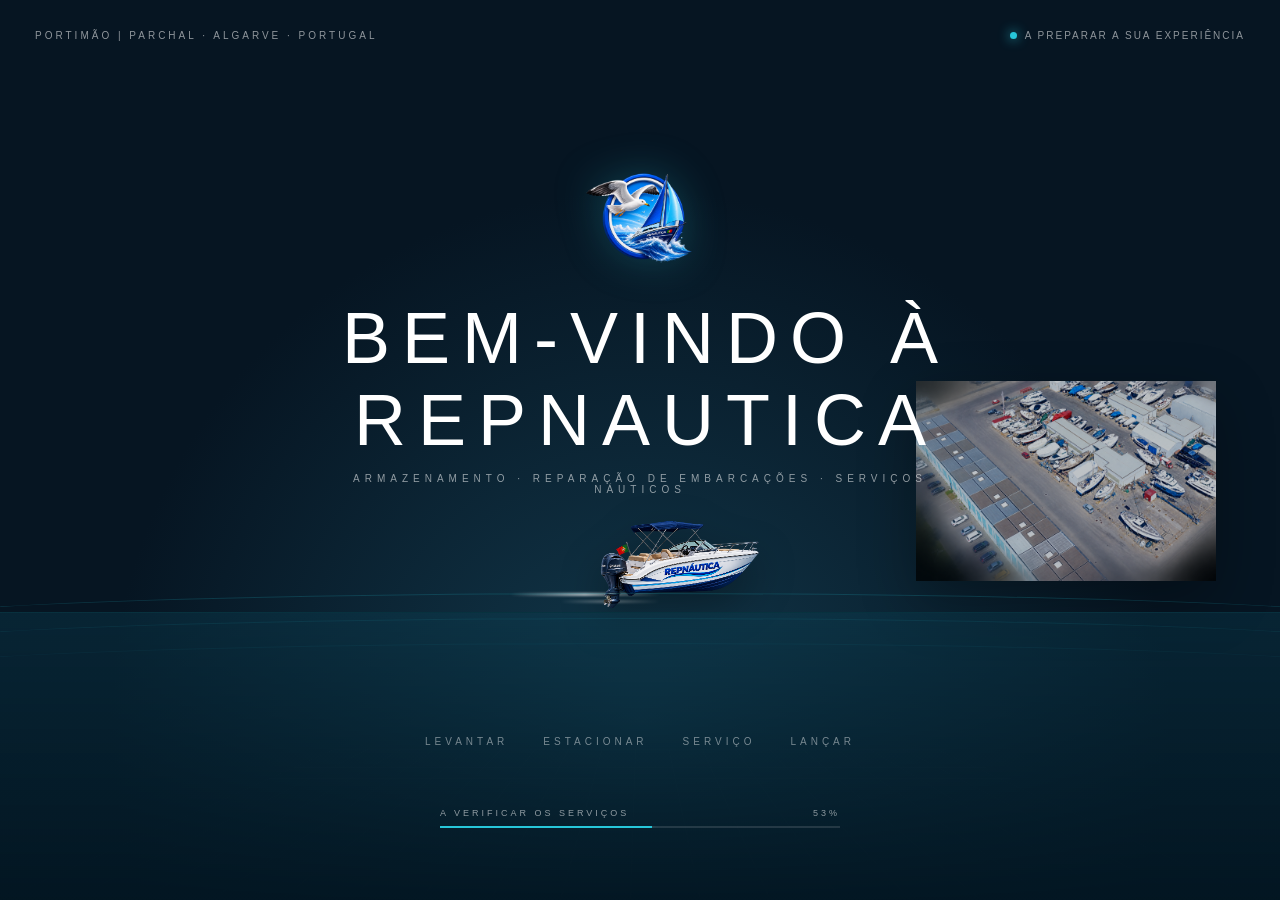
<file: index.html>
<!DOCTYPE html>
<html lang="pt">
<head>
    <meta charset="UTF-8">
    <meta name="viewport" content="width=device-width, initial-scale=1.0">
    <title>RepNautica Portimão | Estaleiro Náutico Parchal</title>
    <link rel="stylesheet" href="assets/css/landing-styles.css">
  
</head>

<body>

<div id="loader" data-home-page="templates/home-pt.html">

    <div class="grid"></div>

    <div class="coordinates">
        PORTIMÃO | PARCHAL · ALGARVE · PORTUGAL
    </div>

    <div class="status">
        <span class="status-dot"></span>
        A preparar a sua experiência
    </div>

    <!-- BRAND -->

    <div class="brand">

        <!-- Replace with actual Nautica Pros 360 logo -->
        <img
            class="brand-logo"
            src="assets/images/logo/logo3d.png"
            alt="REPNAUTICA"
        >

        <h1>BEM-VINDO À REPNAUTICA</h1>

        <p>
            Armazenamento · Reparação de Embarcações · Serviços Náuticos
        </p>

    </div>


    <!-- SHIPYARD -->

    <div class="yard">

        <!-- Replace with actual shipyard illustration -->
        <img
            src="assets/images/mapyard.png"
            alt=""
        >

    </div>


    <!-- BOAT -->

    <div class="boat-container">

        <div class="wake"></div>
        <div class="wake"></div>

        <!-- Replace with actual transparent boat PNG -->
        <img
            class="boat"
            src="assets/images/boatR.png"
            alt=""
        >

    </div>


    <!-- WATER -->

    <div class="water">

        <div class="wave"></div>
        <div class="wave"></div>
        <div class="wave"></div>

    </div>


    <!-- SERVICES -->

    <div class="services">

        <span class="service">LEVANTAR</span>
        <span class="service">ESTACIONAR</span>
        <span class="service">SERVIÇO</span>
        <span class="service">LANÇAR</span>

    </div>


    <!-- PROGRESS -->

    <div class="loading">

        <div class="loading-info">

            <span id="loadingText">
                A INICIALIZAR
            </span>

            <span id="percentage">
                0%
            </span>

        </div>

        <div class="progress-track">

            <div
                id="progressBar"
                class="progress-bar"
            ></div>

        </div>

    </div>

</div>

<script src="assets/js/landing.js"></script>

</body>
</html>
</file>
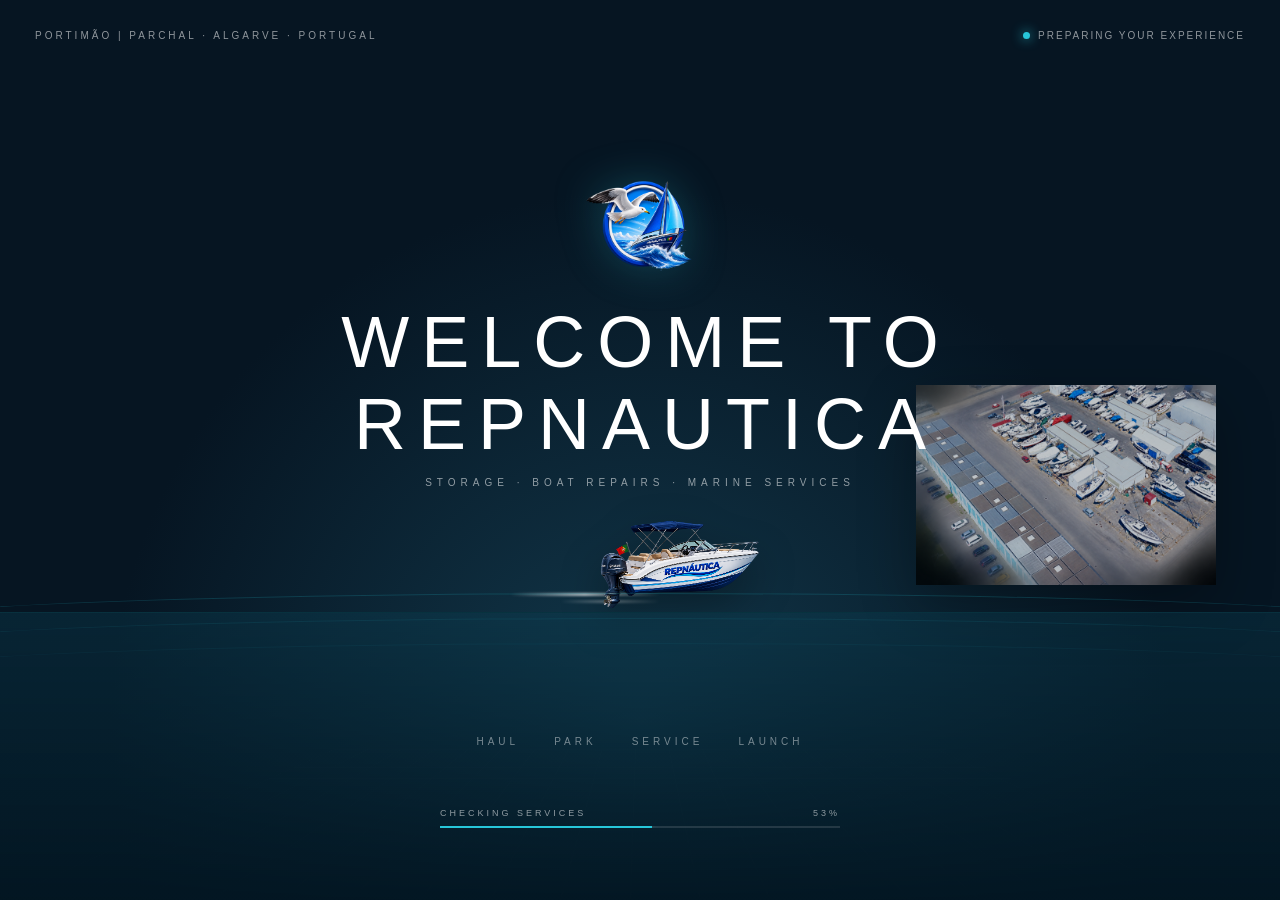
<file: landing-en.html>
```html
<!DOCTYPE html>
<html lang="en">
<head>
    <meta charset="UTF-8">
    <meta name="viewport" content="width=device-width, initial-scale=1.0">
    <title>Nautica Pros 360 | Portimão | Parchal Shipyard</title>
    <link rel="stylesheet" href="assets/css/landing-styles.css">
  
</head>

<body>

<div id="loader" data-home-page="templates/home-en.html">

    <div class="grid"></div>

    <div class="coordinates">
        PORTIMÃO | PARCHAL · ALGARVE · PORTUGAL
    </div>

    <div class="status">
        <span class="status-dot"></span>
        Preparing your experience
    </div>

    <!-- BRAND -->

    <div class="brand">

        <!-- Replace with actual Nautica Pros 360 logo -->
        <img
            class="brand-logo"
            src="assets/images/logo/logo3d.png"
            alt="REPNAUTICA"
        >

        <h1>WELCOME TO REPNAUTICA</h1>

        <p>
            Storage · Boat Repairs · Marine Services
        </p>

    </div>


    <!-- SHIPYARD -->

    <div class="yard">

        <!-- Replace with actual shipyard illustration -->
        <img
            src="assets/images/mapyard.png"
            alt=""
        >

    </div>


    <!-- BOAT -->

    <div class="boat-container">

        <div class="wake"></div>
        <div class="wake"></div>

        <!-- Replace with actual transparent boat PNG -->
        <img
            class="boat"
            src="assets/images/boatR.png"
            alt=""
        >

    </div>


    <!-- WATER -->

    <div class="water">

        <div class="wave"></div>
        <div class="wave"></div>
        <div class="wave"></div>

    </div>


    <!-- SERVICES -->

    <div class="services">

        <span class="service">HAUL</span>
        <span class="service">PARK</span>
        <span class="service">SERVICE</span>
        <span class="service">LAUNCH</span>

    </div>


    <!-- PROGRESS -->

    <div class="loading">

        <div class="loading-info">

            <span id="loadingText">
                INITIALISING
            </span>

            <span id="percentage">
                0%
            </span>

        </div>

        <div class="progress-track">

            <div
                id="progressBar"
                class="progress-bar"
            ></div>

        </div>

    </div>

</div>

<script src="assets/js/landing.js"></script>

</body>
</html>
```
</file>
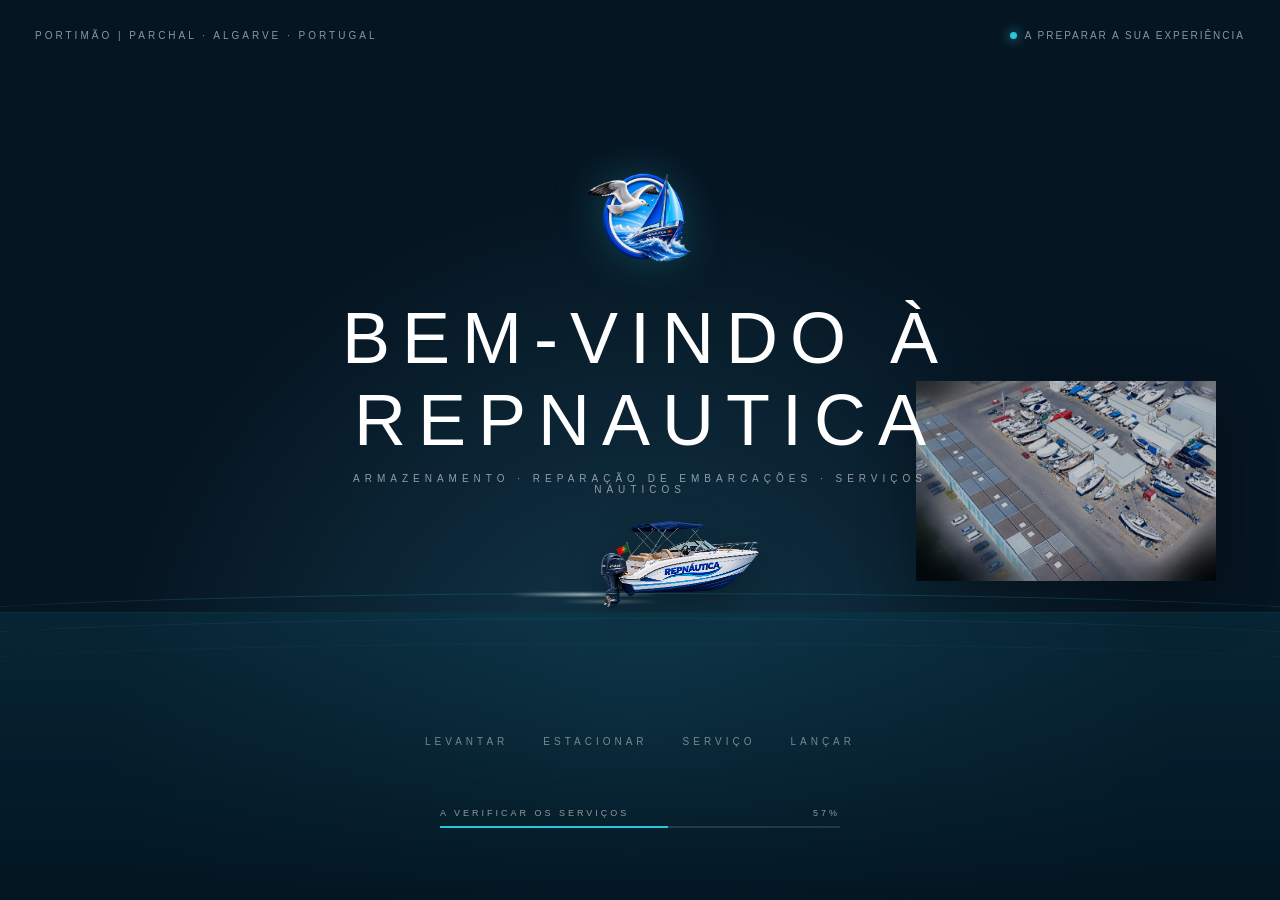
<file: landing-pt.html>
<!DOCTYPE html>
<html lang="pt">
<head>
    <meta charset="UTF-8">
    <meta name="viewport" content="width=device-width, initial-scale=1.0">
    <title>RepNautica | Portimão | Estaleiro Náutico Parchal</title>
    <link rel="stylesheet" href="../assets/css/landing-styles.css">
  
</head>

<body>

<div id="loader" data-home-page="home-pt.html">

    <div class="grid"></div>

    <div class="coordinates">
        PORTIMÃO | PARCHAL · ALGARVE · PORTUGAL
    </div>

    <div class="status">
        <span class="status-dot"></span>
        A preparar a sua experiência
    </div>

    <!-- BRAND -->

    <div class="brand">

        <!-- Replace with actual Nautica Pros 360 logo -->
        <img
            class="brand-logo"
            src="../assets/images/logo/logo3d.png"
            alt="REPNAUTICA"
        >

        <h1>BEM-VINDO À REPNAUTICA</h1>

        <p>
            Armazenamento · Reparação de Embarcações · Serviços Náuticos
        </p>

    </div>


    <!-- SHIPYARD -->

    <div class="yard">

        <!-- Replace with actual shipyard illustration -->
        <img
            src="../assets/images/mapyard.png"
            alt=""
        >

    </div>


    <!-- BOAT -->

    <div class="boat-container">

        <div class="wake"></div>
        <div class="wake"></div>

        <!-- Replace with actual transparent boat PNG -->
        <img
            class="boat"
            src="../assets/images/boatR.png"
            alt=""
        >

    </div>


    <!-- WATER -->

    <div class="water">

        <div class="wave"></div>
        <div class="wave"></div>
        <div class="wave"></div>

    </div>


    <!-- SERVICES -->

    <div class="services">

        <span class="service">LEVANTAR</span>
        <span class="service">ESTACIONAR</span>
        <span class="service">SERVIÇO</span>
        <span class="service">LANÇAR</span>

    </div>


    <!-- PROGRESS -->

    <div class="loading">

        <div class="loading-info">

            <span id="loadingText">
                A INICIALIZAR
            </span>

            <span id="percentage">
                0%
            </span>

        </div>

        <div class="progress-track">

            <div
                id="progressBar"
                class="progress-bar"
            ></div>

        </div>

    </div>

</div>

<script src="../assets/js/landing.js"></script>

</body>
</html>
```
</file>
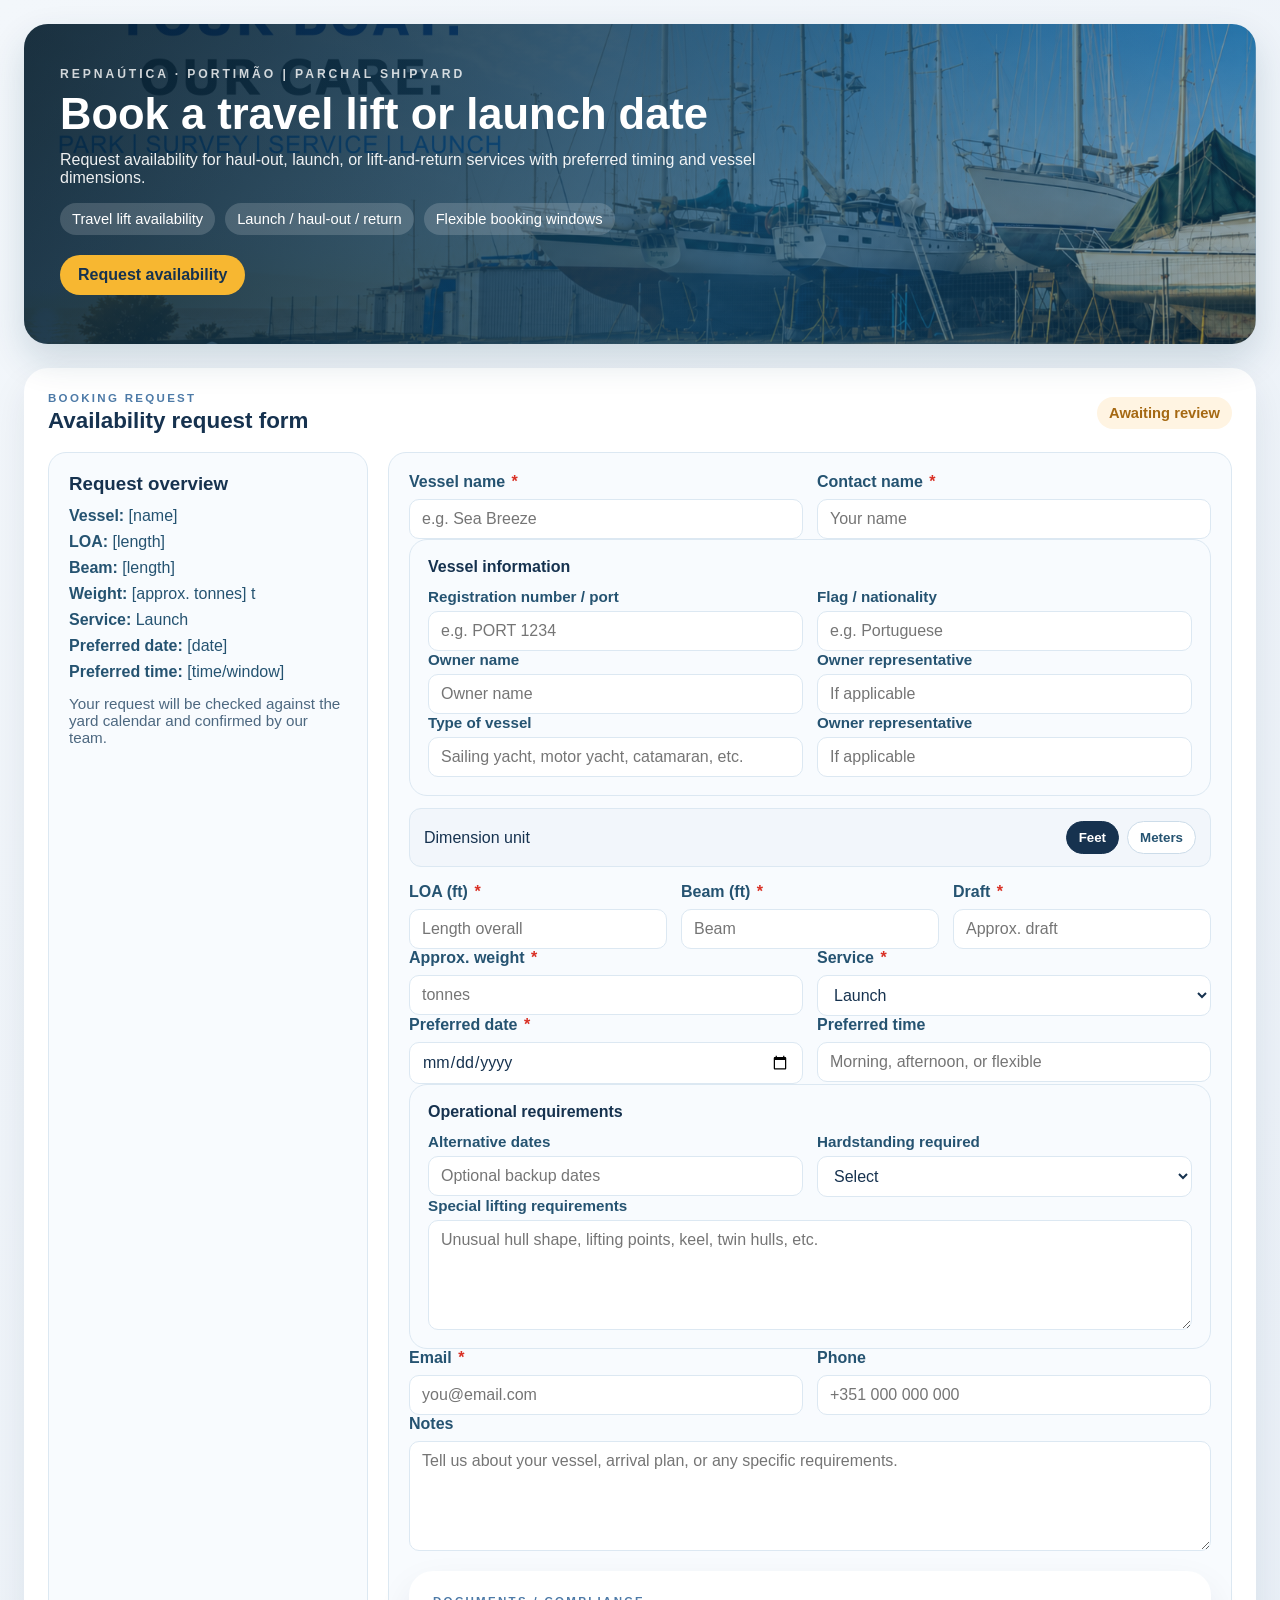
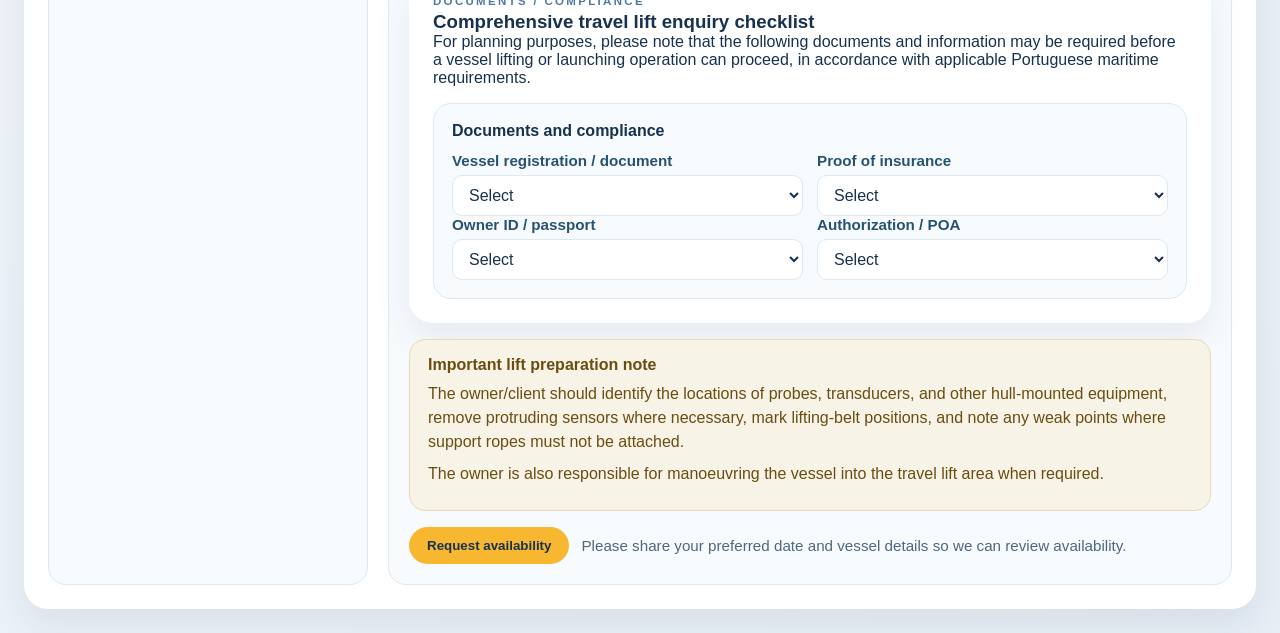
<file: templates/contact.html>
<!DOCTYPE html>
<html lang="en">
<head>
    <meta charset="UTF-8">
    <meta name="viewport" content="width=device-width, initial-scale=1.0">
    <title>RepNaútica | Booking Request</title>
    <link rel="stylesheet" href="../assets/css/map-styles.css">
    <link rel="stylesheet" href="../assets/css/contact-us-style.css">
</head>
<body>
    <div class="page-shell">
        <header class="hero-section">
            <div class="hero-copy">
                <p class="eyebrow">RepNaútica · Portimão | Parchal Shipyard</p>
                <h1>Book a travel lift or launch date</h1>
                <p class="hero-text">Request availability for haul-out, launch, or lift-and-return services with preferred timing and vessel dimensions.</p>
                <div class="hero-points">
                    <span>Travel lift availability</span>
                    <span>Launch / haul-out / return</span>
                    <span>Flexible booking windows</span>
                </div>
                <a class="hero-button" href="#bookingPanel">Request availability</a>
            </div>
        </header>

        <section class="booking-panel" id="bookingPanel">
            <div class="booking-toolbar">
                <div>
                    <p class="section-label">Booking request</p>
                    <h2>Availability request form</h2>
                </div>
                <div class="availability-pill" id="bookingStatus">Awaiting review</div>
            </div>

            <div class="booking-layout">
                <aside class="summary-card" aria-labelledby="requestOverviewTitle">
                    <h3 id="requestOverviewTitle">Request overview</h3>
                    <div class="summary-list">
                        <p><strong>Vessel:</strong> <span id="summaryVessel">[name]</span></p>
                        <p><strong>LOA:</strong> <span id="summaryLoa">[length]</span></p>
                        <p><strong>Beam:</strong> <span id="summaryBeam">[beam]</span></p>
                        <p><strong>Weight:</strong> <span id="summaryWeight">[approx. tonnes]</span></p>
                        <p><strong>Service:</strong> <span id="summaryService">Launch / haul-out / lift and return</span></p>
                        <p><strong>Preferred date:</strong> <span id="summaryDate">[date]</span></p>
                        <p><strong>Preferred time:</strong> <span id="summaryTime">[time/window]</span></p>
                        <p id="summaryDurationRow" hidden><strong>Lot duration:</strong> <span id="summaryDuration">[duration]</span></p>
                    </div>
                    <p class="summary-note">Your request will be checked against the yard calendar and confirmed by our team.</p>
                </aside>

                <form class="booking-form" id="bookingForm">
                    <div class="form-grid two-columns">
                        <label class="field">
                            <span>Vessel name <span class="required-mark">*</span></span>
                            <input id="vesselName" name="vesselName" type="text" placeholder="e.g. Sea Breeze" required>
                        </label>
                        <label class="field">
                            <span>Contact name <span class="required-mark">*</span></span>
                            <input id="contactName" name="contactName" type="text" placeholder="Your name" required>
                        </label>
                    </div>

                    <div class="compliance-card">
                        <h4>Vessel information</h4>
                        <div class="form-grid two-columns">
                            <label class="field compact">
                                <span>Registration number / port</span>
                                <input id="registrationNumber" name="registrationNumber" type="text" placeholder="e.g. PORT 1234">
                            </label>
                            <label class="field compact">
                                <span>Flag / nationality</span>
                                <input id="flag" name="flag" type="text" placeholder="e.g. Portuguese">
                            </label>
                        </div>
                        <div class="form-grid two-columns">
                            <label class="field compact">
                                <span>Owner name</span>
                                <input id="ownerName" name="ownerName" type="text" placeholder="Owner name">
                            </label>
                            <label class="field compact">
                                <span>Owner representative</span>
                                <input id="representative" name="representative" type="text" placeholder="If applicable">
                            </label>
                        </div>
                        <div class="form-grid two-columns">
                            <label class="field compact">
                                <span>Type of vessel</span>
                                <input id="vesselType" name="vesselType" type="text" placeholder="Sailing yacht, motor yacht, catamaran, etc.">
                            </label>
                            <label class="field compact">
                                <span>Owner representative</span>
                                <input id="representativeAlt" name="representativeAlt" type="text" placeholder="If applicable">
                            </label>
                        </div>
                    </div>

                    <div class="unit-toggle" role="radiogroup" aria-label="Boat dimension unit">
                        <span>Dimension unit</span>
                        <div class="toggle-options">
                            <button class="unit-option active" type="button" data-unit="ft">Feet</button>
                            <button class="unit-option" type="button" data-unit="m">Meters</button>
                        </div>
                    </div>

                    <div class="form-grid three-columns">
                        <label class="field">
                            <span id="loaLabel">LOA (ft) <span class="required-mark" aria-hidden="true">*</span></span>
                            <input id="loa" name="loa" type="number" step="0.1" min="1" placeholder="Length overall" required>
                        </label>
                        <label class="field">
                            <span id="beamLabel">Beam (ft) <span class="required-mark" aria-hidden="true">*</span></span>
                            <input id="beam" name="beam" type="number" step="0.1" min="1" placeholder="Beam" required>
                        </label>
                        <label class="field">
                            <span>Draft <span class="required-mark" aria-hidden="true">*</span></span>
                            <input id="draft" name="draft" type="number" step="0.1" min="0.1" placeholder="Approx. draft" required>
                        </label>
                    </div>

                    <div class="form-grid two-columns">
                        <label class="field">
                            <span>Approx. weight <span class="required-mark">*</span></span>
                            <input id="weight" name="weight" type="number" step="0.1" min="0" placeholder="tonnes" required>
                        </label>
                        <label class="field">
                            <span>Service <span class="required-mark">*</span></span>
                            <select id="service" name="service">
                                <option value="Launch">Launch</option>
                                <option value="Haul-out">Haul-out</option>
                                <option value="Lift and return">Lift and return</option>
                            </select>
                        </label>
                    </div>

                    <div class="form-grid two-columns">
                        <label class="field">
                            <span>Preferred date <span class="required-mark">*</span></span>
                            <input id="preferredDate" name="preferredDate" type="date" required>
                        </label>
                        <label class="field">
                            <span>Preferred time</span>
                            <input id="preferredTime" name="preferredTime" type="text" placeholder="Morning, afternoon, or flexible">
                        </label>
                    </div>

                    <div class="compliance-card operational-card">
                        <h4>Operational requirements</h4>
                        <div class="form-grid two-columns">
                            <label class="field compact">
                                <span>Alternative dates</span>
                                <input id="alternativeDates" name="alternativeDates" type="text" placeholder="Optional backup dates">
                            </label>
                            <label class="field compact">
                                <span>Hardstanding required</span>
                                <select id="hardstanding" name="hardstanding">
                                    <option value="">Select</option>
                                    <option value="Yes">Yes</option>
                                    <option value="No">No</option>
                                    <option value="TBC">To be confirmed</option>
                                </select>
                            </label>
                        </div>
                        <label class="field compact">
                            <span>Special lifting requirements</span>
                            <textarea id="specialRequirements" name="specialRequirements" rows="3" placeholder="Unusual hull shape, lifting points, keel, twin hulls, etc."></textarea>
                        </label>
                    </div>

                    <div class="field" id="parkingDurationField" hidden>
                        <span>Expected lot duration</span>
                        <select id="parkingDuration" name="parkingDuration">
                            <option value="">Select duration</option>
                            <option value="1 day">1 day</option>
                            <option value="2 days">2 days</option>
                            <option value="3 days">3 days</option>
                            <option value="1 week">1 week</option>
                            <option value="2 weeks">2 weeks</option>
                            <option value="1 month">1 month</option>
                            <option value="2 months">2 months</option>
                            <option value="3 months">3 months</option>
                            <option value="6 months">6 months</option>
                            <option value="1 year">1 year</option>
                            <option value="Longer term">Longer term</option>
                        </select>
                    </div>

                    <div class="form-grid two-columns">
                        <label class="field">
                            <span>Email <span class="required-mark">*</span></span>
                            <input id="email" name="email" type="email" placeholder="you@email.com" required>
                        </label>
                        <label class="field">
                            <span>Phone</span>
                            <input id="phone" name="phone" type="tel" placeholder="+351 000 000 000">
                        </label>
                    </div>

                    <label class="field">
                        <span>Notes</span>
                        <textarea id="notes" name="notes" rows="4" placeholder="Tell us about your vessel, arrival plan, or any specific requirements."></textarea>
                    </label>

                    <div class="compliance-panel" aria-labelledby="complianceTitle">
                        <div class="compliance-header">
                            <p class="section-label">Documents / compliance</p>
                            <h3 id="complianceTitle">Comprehensive travel lift enquiry checklist</h3>
                            <p>For planning purposes, please note that the following documents and information may be required before a vessel lifting or launching operation can proceed, in accordance with applicable Portuguese maritime requirements.</p>

                        </div>

                        <div class="compliance-grid">
                            <div class="compliance-card">
                                <h4>Documents and compliance</h4>
                                <div class="form-grid two-columns">
                                    <label class="field compact">
                                        <span>Vessel registration / document</span>
                                        <select id="registrationDoc" name="registrationDoc">
                                            <option value="">Select</option>
                                            <option value="Ready">Ready</option>
                                            <option value="Pending">Pending</option>
                                            <option value="Not applicable">Not applicable</option>
                                        </select>
                                    </label>
                                    <label class="field compact">
                                        <span>Proof of insurance</span>
                                        <select id="insuranceDoc" name="insuranceDoc">
                                            <option value="">Select</option>
                                            <option value="Ready">Ready</option>
                                            <option value="Pending">Pending</option>
                                            <option value="Not applicable">Not applicable</option>
                                        </select>
                                    </label>
                                </div>
                                <div class="form-grid two-columns">
                                    <label class="field compact">
                                        <span>Owner ID / passport</span>
                                        <select id="ownerIdDoc" name="ownerIdDoc">
                                            <option value="">Select</option>
                                            <option value="Ready">Ready</option>
                                            <option value="Pending">Pending</option>
                                            <option value="Not applicable">Not applicable</option>
                                        </select>
                                    </label>
                                    <label class="field compact">
                                        <span>Authorization / POA</span>
                                        <select id="authorizationDoc" name="authorizationDoc">
                                            <option value="">Select</option>
                                            <option value="Ready">Ready</option>
                                            <option value="Pending">Pending</option>
                                            <option value="Not applicable">Not applicable</option>
                                        </select>
                                    </label>
                                </div>
                            </div>
                        </div>
                    </div>

                    <div class="advisory-box">
                        <h4>Important lift preparation note</h4>
                        <p>The owner/client should identify the locations of probes, transducers, and other hull-mounted equipment, remove protruding sensors where necessary, mark lifting-belt positions, and note any weak points where support ropes must not be attached.</p>
                        <p>The owner is also responsible for manoeuvring the vessel into the travel lift area when required.</p>
                    </div>

                    <div class="form-actions">
                        <button class="primary-action" type="submit">Request availability</button>
                        <p class="form-message" id="formMessage" role="status">Please share your preferred date and vessel details so we can review availability.</p>
                    </div>
                </form>
            </div>
        </section>
    </div>

    <div class="modal" id="successModal" aria-hidden="true">
        <div class="modal-backdrop" data-close-modal="true"></div>
        <div class="modal-card" role="dialog" aria-modal="true" aria-labelledby="successModalTitle">
            <button class="close-modal" type="button" data-close-modal="true" aria-label="Close">×</button>
            <h3 id="successModalTitle">Request sent successfully</h3>
            <p>Lift Service availability request has been sent and our team will review it shortly.</p>
            <p>You will be contacted as soon as possible.</p>
            <button class="primary-action" type="button" data-close-modal="true">Close</button>
        </div>
    </div>

    <script src="../assets/js/contact-us.js"></script>
</body>
</html>
</file>
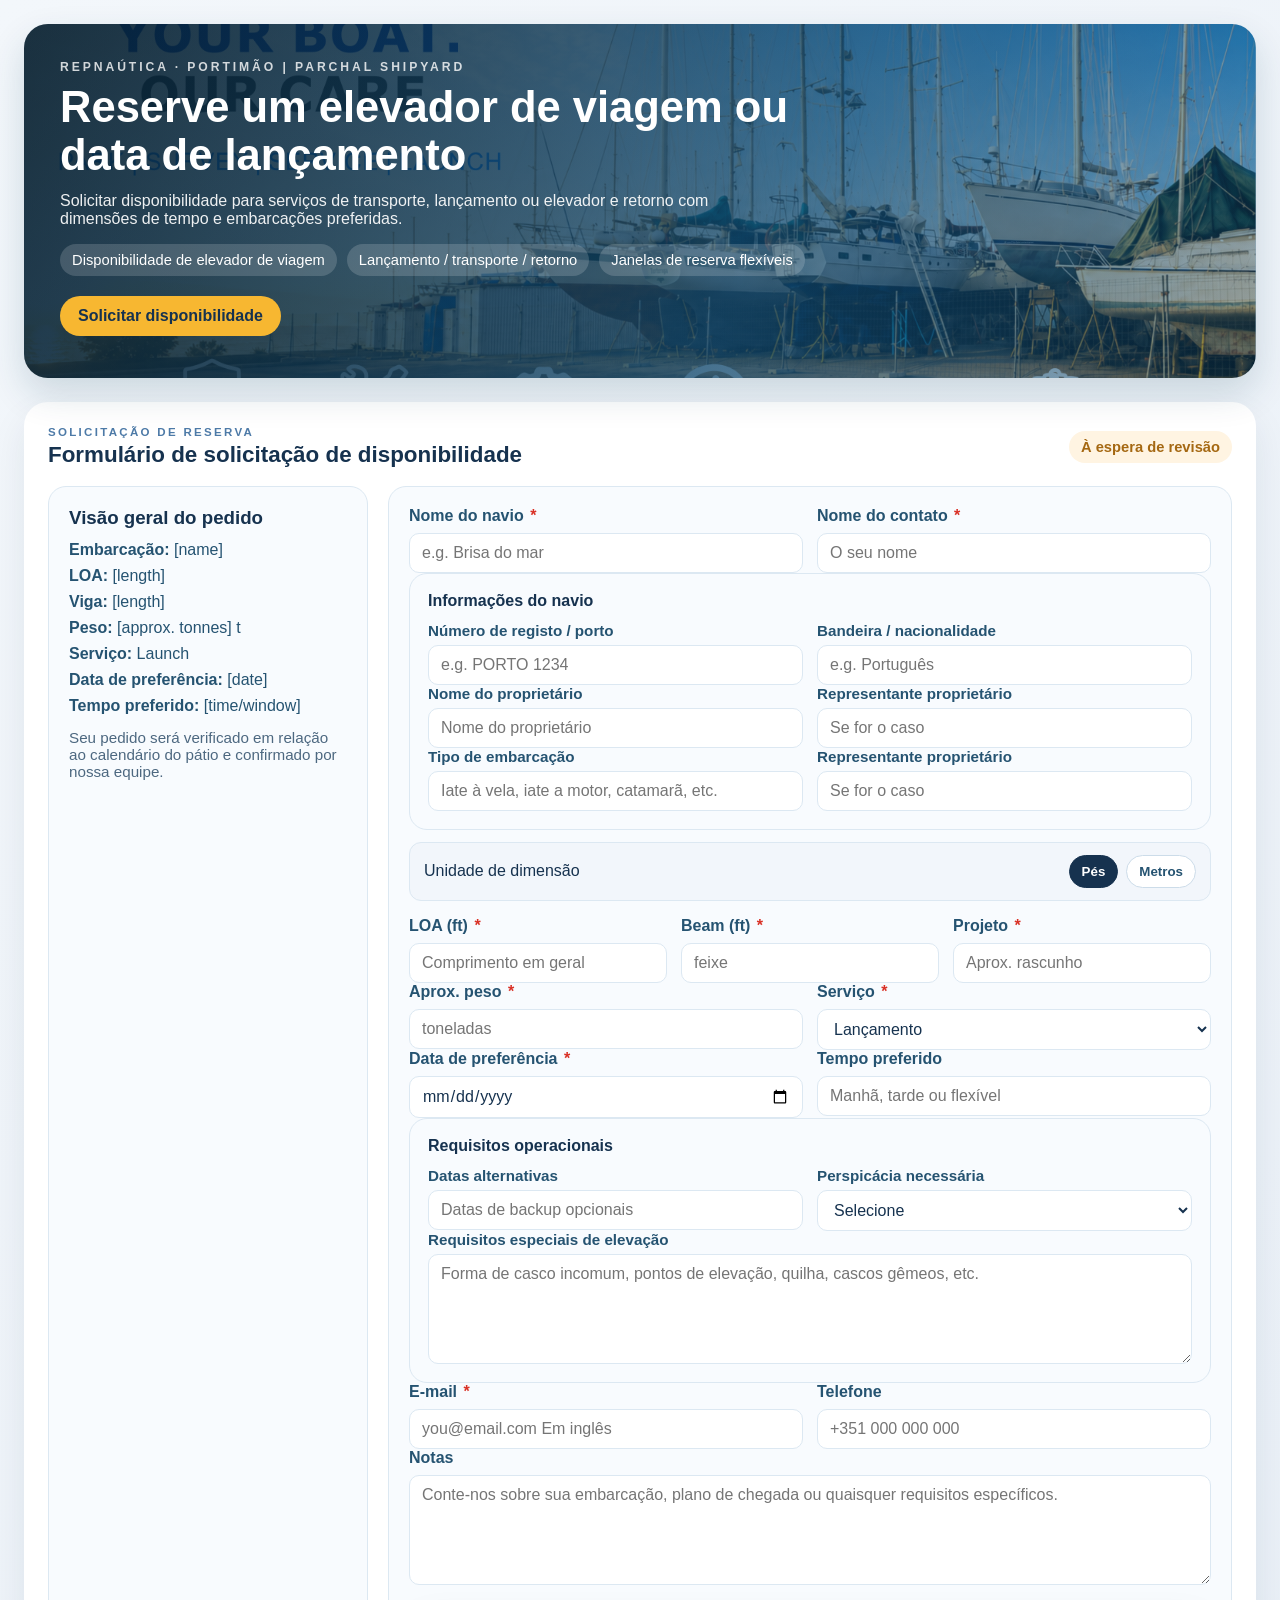
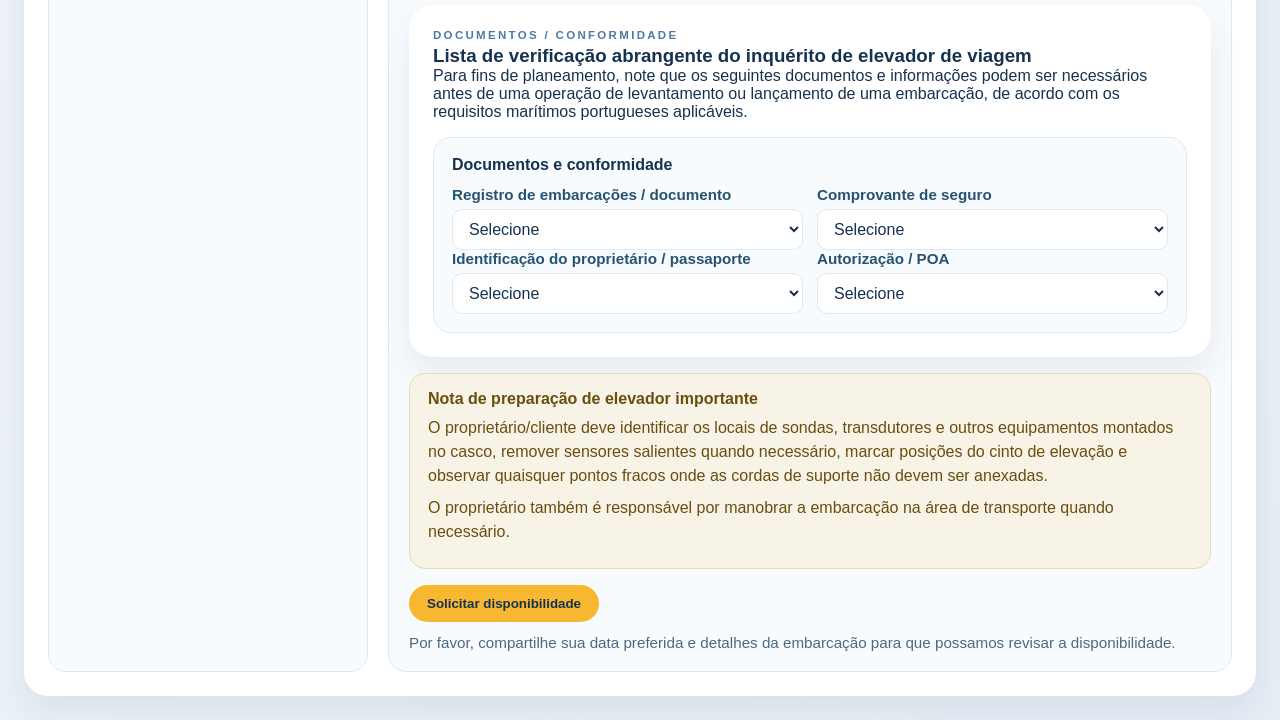
<file: templates/contatos.html>
<!DOCTYPE html>
<html lang="pt"><head>
    <meta charset="UTF-8">
    <meta name="viewport" content="width=device-width, initial-scale=1.0">
    <title>RepNaútica | Pedido de Reserva</title>
    <link rel="stylesheet" href="../assets/css/map-styles.css">
    <link rel="stylesheet" href="../assets/css/contact-us-style.css">
</head>
<body>
    <div class="page-shell">
        <header class="hero-section">
            <div class="hero-copy">
                <p class="eyebrow">RepNaútica · Portimão | Parchal Shipyard</p>
                <h1>Reserve um elevador de viagem ou data de lançamento</h1>
                <p class="hero-text">Solicitar disponibilidade para serviços de transporte, lançamento ou elevador e retorno com dimensões de tempo e embarcações preferidas.</p>
                <div class="hero-points">
                    <span>Disponibilidade de elevador de viagem</span>
                    <span>Lançamento / transporte / retorno</span>
                    <span>Janelas de reserva flexíveis</span>
                </div>
                <a class="hero-button" href="#bookingPanel">Solicitar disponibilidade</a>
            </div>
        </header>

        <section class="booking-panel" id="bookingPanel">
            <div class="booking-toolbar">
                <div>
                    <p class="section-label">Solicitação de reserva</p>
                    <h2>Formulário de solicitação de disponibilidade</h2>
                </div>
                <div class="availability-pill" id="bookingStatus">À espera de revisão</div>
            </div>

            <div class="booking-layout">
                <aside class="summary-card" aria-labelledby="requestOverviewTitle">
                    <h3 id="requestOverviewTitle">Visão geral do pedido</h3>
                    <div class="summary-list">
                        <p><strong>Embarcação:</strong> <span id="summaryVessel">[nome]</span></p>
                        <p><strong>LOA:</strong> <span id="summaryLoa">[comprimento]</span></p>
                        <p><strong>Viga:</strong> <span id="summaryBeam">[comprimento]</span></p>
                        <p><strong>Peso:</strong> <span id="summaryWeight">[aprox. toneladas] t</span></p>
                        <p><strong>Serviço:</strong> <span id="summaryService">Lançamento</span></p>
                        <p><strong>Data de preferência:</strong> <span id="summaryDate">[data]</span></p>
                        <p><strong>Tempo preferido:</strong> <span id="summaryTime">[tempo/janela]</span></p>
                        <p id="summaryDurationRow" hidden=""><strong>Lot duration:</strong> <span id="summaryDuration">[duration]</span></p>
                    </div>
                    <p class="summary-note">Seu pedido será verificado em relação ao calendário do pátio e confirmado por nossa equipe.</p>
                </aside>

                <form class="booking-form" id="bookingForm">
                    <div class="form-grid two-columns">
                        <label class="field">
                            <span>Nome do navio <span class="required-mark">*</span></span>
                            <input id="vesselName" name="vesselName" type="text" placeholder="e.g. Brisa do mar" required="">
                        </label>
                        <label class="field">
                            <span>Nome do contato <span class="required-mark">*</span></span>
                            <input id="contactName" name="contactName" type="text" placeholder="O seu nome" required="">
                        </label>
                    </div>

                    <div class="compliance-card">
                        <h4>Informações do navio</h4>
                        <div class="form-grid two-columns">
                            <label class="field compact">
                                <span>Número de registo / porto</span>
                                <input id="registrationNumber" name="registrationNumber" type="text" placeholder="e.g. PORTO 1234">
                            </label>
                            <label class="field compact">
                                <span>Bandeira / nacionalidade</span>
                                <input id="flag" name="flag" type="text" placeholder="e.g. Português">
                            </label>
                        </div>
                        <div class="form-grid two-columns">
                            <label class="field compact">
                                <span>Nome do proprietário</span>
                                <input id="ownerName" name="ownerName" type="text" placeholder="Nome do proprietário">
                            </label>
                            <label class="field compact">
                                <span>Representante proprietário</span>
                                <input id="representative" name="representative" type="text" placeholder="Se for o caso">
                            </label>
                        </div>
                        <div class="form-grid two-columns">
                            <label class="field compact">
                                <span>Tipo de embarcação</span>
                                <input id="vesselType" name="vesselType" type="text" placeholder="Iate à vela, iate a motor, catamarã, etc.">
                            </label>
                            <label class="field compact">
                                <span>Representante proprietário</span>
                                <input id="representativeAlt" name="representativeAlt" type="text" placeholder="Se for o caso">
                            </label>
                        </div>
                    </div>

                    <div class="unit-toggle" role="radiogroup" aria-label="Unidade de dimensão do barco">
                        <span>Unidade de dimensão</span>
                        <div class="toggle-options">
                            <button class="unit-option active" type="button" data-unit="ft">Pés</button>
                            <button class="unit-option" type="button" data-unit="m">Metros</button>
                        </div>
                    </div>

                    <div class="form-grid three-columns">
                        <label class="field">
                            <span id="loaLabel">LOA (ft) <span class="required-mark" aria-hidden="true">*</span></span>
                            <input id="loa" name="loa" type="number" step="0.1" min="1" placeholder="Comprimento em geral" required="">
                        </label>
                        <label class="field">
                            <span id="beamLabel">Viga (ft) <span class="required-mark" aria-hidden="true">*</span></span>
                            <input id="beam" name="beam" type="number" step="0.1" min="1" placeholder="feixe" required="">
                        </label>
                        <label class="field">
                            <span>Projeto <span class="required-mark" aria-hidden="true">*</span></span>
                            <input id="draft" name="draft" type="number" step="0.1" min="0.1" placeholder="Aprox. rascunho" required="">
                        </label>
                    </div>

                    <div class="form-grid two-columns">
                        <label class="field">
                            <span>Aprox. peso <span class="required-mark">*</span></span>
                            <input id="weight" name="weight" type="number" step="0.1" min="0" placeholder="toneladas" required="">
                        </label>
                        <label class="field">
                            <span>Serviço <span class="required-mark">*</span></span>
                            <select id="service" name="service">
                                <option value="Launch">Lançamento</option>
                                <option value="Haul-out">Transporte-saído</option>
                                <option value="Lift and return">Elevador e retorno</option>
                            </select>
                        </label>
                    </div>

                    <div class="form-grid two-columns">
                        <label class="field">
                            <span>Data de preferência <span class="required-mark">*</span></span>
                            <input id="preferredDate" name="preferredDate" type="date" required="">
                        </label>
                        <label class="field">
                            <span>Tempo preferido</span>
                            <input id="preferredTime" name="preferredTime" type="text" placeholder="Manhã, tarde ou flexível">
                        </label>
                    </div>

                    <div class="compliance-card operational-card">
                        <h4>Requisitos operacionais</h4>
                        <div class="form-grid two-columns">
                            <label class="field compact">
                                <span>Datas alternativas</span>
                                <input id="alternativeDates" name="alternativeDates" type="text" placeholder="Datas de backup opcionais">
                            </label>
                            <label class="field compact">
                                <span>Perspicácia necessária</span>
                                <select id="hardstanding" name="hardstanding">
                                    <option value="">Selecione</option>
                                    <option value="Yes">Sim</option>
                                    <option value="No">Não</option>
                                    <option value="TBC">A confirmar</option>
                                </select>
                            </label>
                        </div>
                        <label class="field compact">
                            <span>Requisitos especiais de elevação</span>
                            <textarea id="specialRequirements" name="specialRequirements" rows="3" placeholder="Forma de casco incomum, pontos de elevação, quilha, cascos gêmeos, etc."></textarea>
                        </label>
                    </div>

                    <div class="field" id="parkingDurationField" hidden="">
                        <span>Expected lot duration</span>
                        <select id="parkingDuration" name="parkingDuration">
                            <option value="">Select duration</option>
                            <option value="1 day">1 day</option>
                            <option value="2 days">2 days</option>
                            <option value="3 days">3 days</option>
                            <option value="1 week">1 week</option>
                            <option value="2 weeks">2 weeks</option>
                            <option value="1 month">1 month</option>
                            <option value="2 months">2 months</option>
                            <option value="3 months">3 months</option>
                            <option value="6 months">6 months</option>
                            <option value="1 year">1 year</option>
                            <option value="Longer term">Longer term</option>
                        </select>
                    </div>

                    <div class="form-grid two-columns">
                        <label class="field">
                            <span>E-mail <span class="required-mark">*</span></span>
                            <input id="email" name="email" type="email" placeholder="you@email.com Em inglês" required="">
                        </label>
                        <label class="field">
                            <span>Telefone</span>
                            <input id="phone" name="phone" type="tel" placeholder="+351 000 000 000">
                        </label>
                    </div>

                    <label class="field">
                        <span>Notas</span>
                        <textarea id="notes" name="notes" rows="4" placeholder="Conte-nos sobre sua embarcação, plano de chegada ou quaisquer requisitos específicos."></textarea>
                    </label>

                    <div class="compliance-panel" aria-labelledby="complianceTitle">
                        <div class="compliance-header">
                            <p class="section-label">Documentos / conformidade</p>
                            <h3 id="complianceTitle">Lista de verificação abrangente do inquérito de elevador de viagem</h3>
                            <p>Para fins de planeamento, note que os seguintes documentos e informações podem ser necessários antes de uma operação de levantamento ou lançamento de uma embarcação, de acordo com os requisitos marítimos portugueses aplicáveis.</p>

                        </div>

                        <div class="compliance-grid">
                            <div class="compliance-card">
                                <h4>Documentos e conformidade</h4>
                                <div class="form-grid two-columns">
                                    <label class="field compact">
                                        <span>Registro de embarcações / documento</span>
                                        <select id="registrationDoc" name="registrationDoc">
                                            <option value="">Selecione</option>
                                            <option value="Ready">Pronto</option>
                                            <option value="Pending">Pendente</option>
                                            <option value="Not applicable">Não aplicável</option>
                                        </select>
                                    </label>
                                    <label class="field compact">
                                        <span>Comprovante de seguro</span>
                                        <select id="insuranceDoc" name="insuranceDoc">
                                            <option value="">Selecione</option>
                                            <option value="Ready">Pronto</option>
                                            <option value="Pending">Pendente</option>
                                            <option value="Not applicable">Não aplicável</option>
                                        </select>
                                    </label>
                                </div>
                                <div class="form-grid two-columns">
                                    <label class="field compact">
                                        <span>Identificação do proprietário / passaporte</span>
                                        <select id="ownerIdDoc" name="ownerIdDoc">
                                            <option value="">Selecione</option>
                                            <option value="Ready">Pronto</option>
                                            <option value="Pending">Pendente</option>
                                            <option value="Not applicable">Não aplicável</option>
                                        </select>
                                    </label>
                                    <label class="field compact">
                                        <span>Autorização / POA</span>
                                        <select id="authorizationDoc" name="authorizationDoc">
                                            <option value="">Selecione</option>
                                            <option value="Ready">Pronto</option>
                                            <option value="Pending">Pendente</option>
                                            <option value="Not applicable">Não aplicável</option>
                                        </select>
                                    </label>
                                </div>
                            </div>
                        </div>
                    </div>

                    <div class="advisory-box">
                        <h4>Nota de preparação de elevador importante</h4>
                        <p>O proprietário/cliente deve identificar os locais de sondas, transdutores e outros equipamentos montados no casco, remover sensores salientes quando necessário, marcar posições do cinto de elevação e observar quaisquer pontos fracos onde as cordas de suporte não devem ser anexadas.</p>
                        <p>O proprietário também é responsável por manobrar a embarcação na área de transporte quando necessário.</p>
                    </div>

                    <div class="form-actions">
                        <button class="primary-action" type="submit">Solicitar disponibilidade</button>
                        <p class="form-message" id="formMessage" role="status">Por favor, compartilhe sua data preferida e detalhes da embarcação para que possamos revisar a disponibilidade.</p>
                    </div>
                </form>
            </div>
        </section>
    </div>

    <div class="modal" id="successModal" aria-hidden="true">
        <div class="modal-backdrop" data-close-modal="true"></div>
        <div class="modal-card" role="dialog" aria-modal="true" aria-labelledby="successModalTitle">
            <button class="close-modal" type="button" data-close-modal="true" aria-label="Close">×</button>
            <h3 id="successModalTitle">Request sent successfully</h3>
            <p>Lift Service availability request has been sent and our team will review it shortly.</p>
            <p>You will be contacted as soon as possible.</p>
            <button class="primary-action" type="button" data-close-modal="true">Close</button>
        </div>
    </div>

    <script src="../assets/js/contact-us.js"></script>


</body></html>
</file>
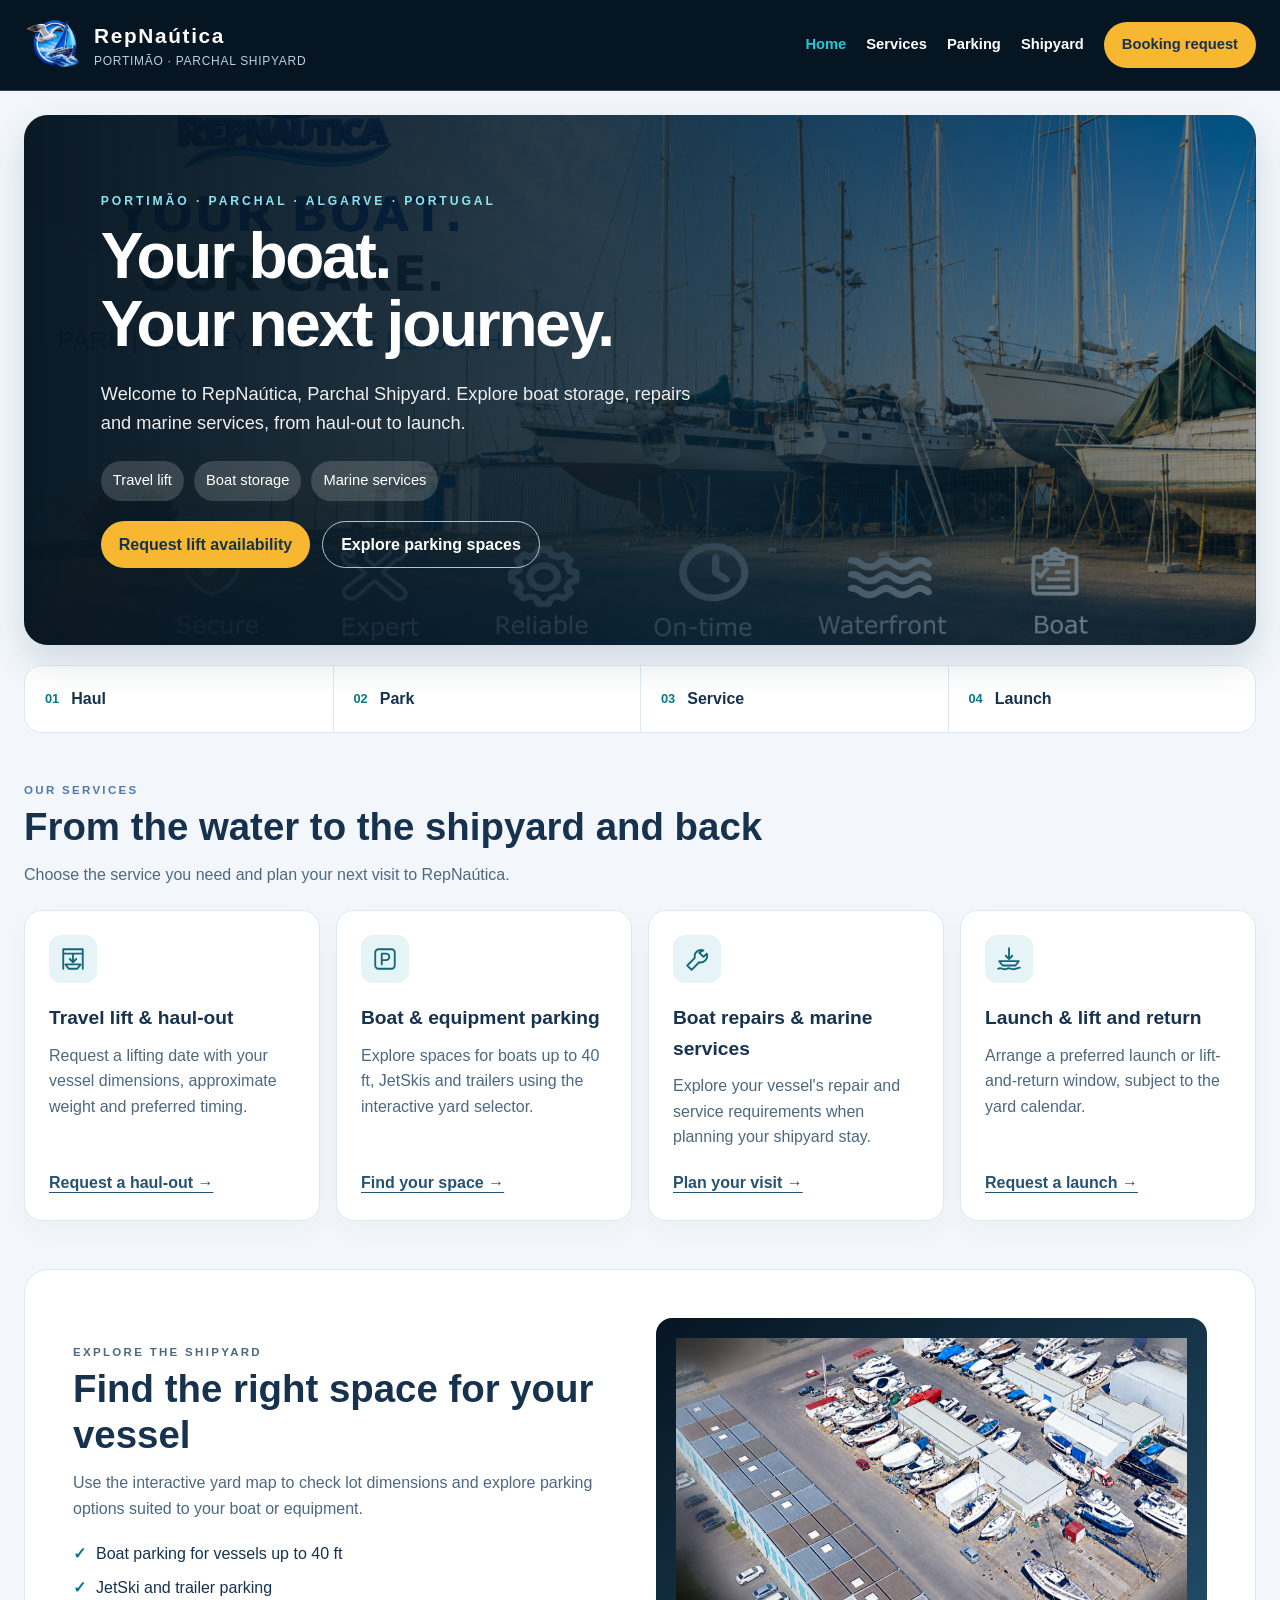
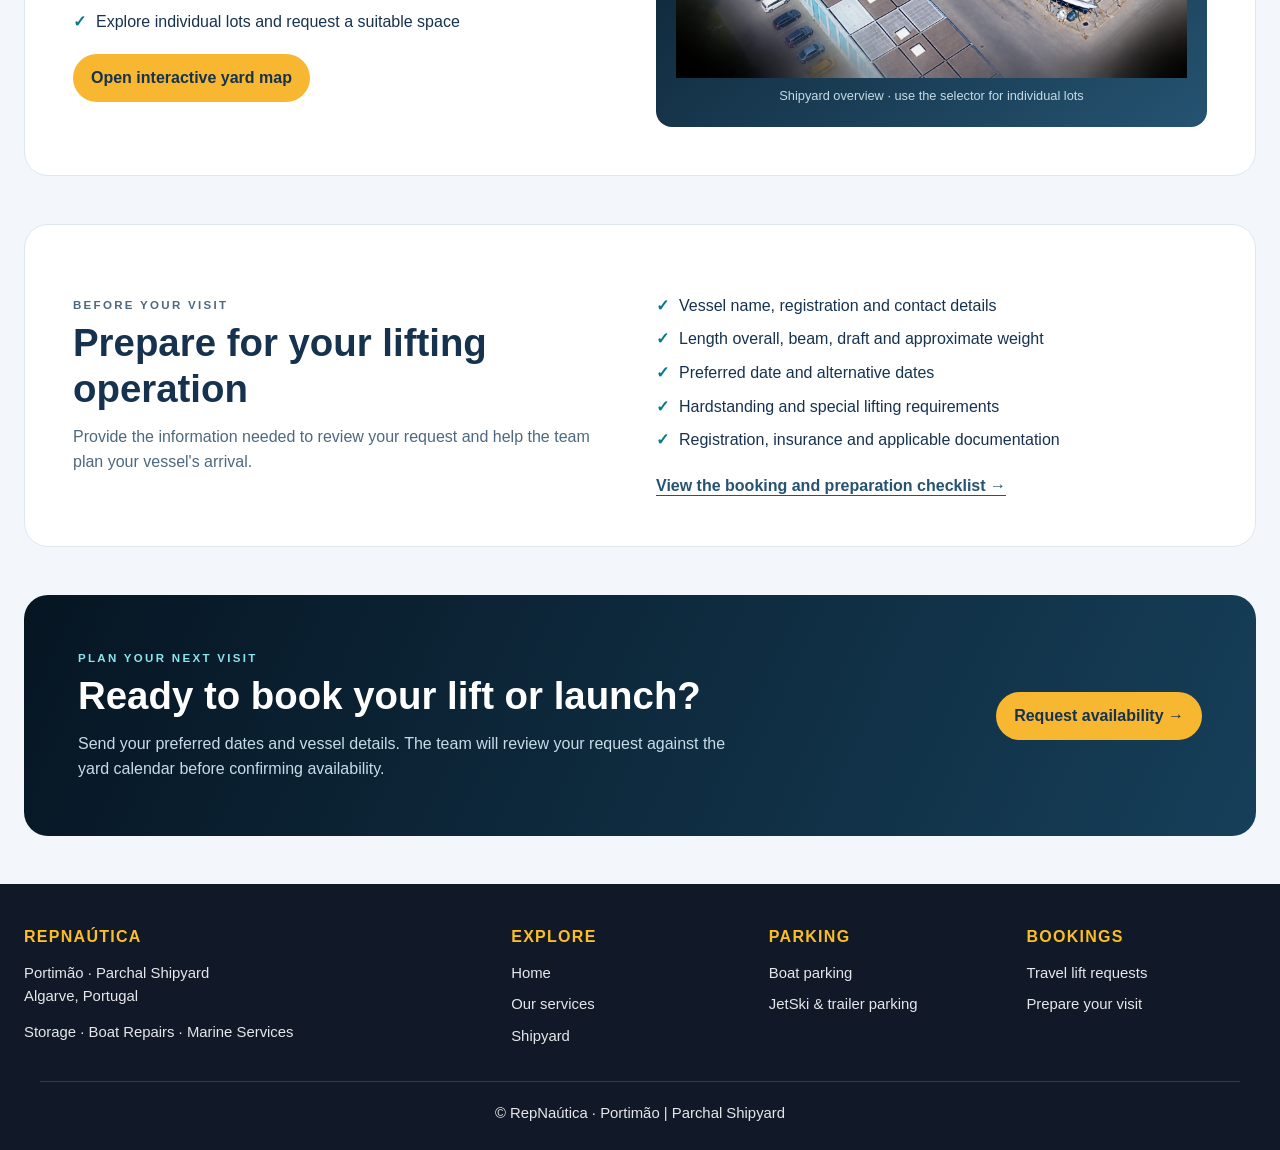
<file: templates/home-en.html>
<!DOCTYPE html>
<html lang="en">
<head>
  <meta charset="UTF-8">
  <meta name="viewport" content="width=device-width, initial-scale=1.0">
  <meta name="description" content="RepNaútica in Portimão, Parchal Shipyard, Algarve. Explore boat storage, JetSki and trailer parking, boat repairs, marine services and travel lift booking requests.">
  <title>RepNaútica | Portimão · Parchal Shipyard | Marine Services</title>
  <link rel="stylesheet" href="../assets/css/map-styles.css">
  <link rel="stylesheet" href="../assets/css/footer-styles.css">
  <style>
    /* Homepage-specific rules; independent of the full-screen landing loader. */
    :root{--ink:#16324f;--deep:#061522;--sea:#27c6d9;--gold:#f7b731;--muted:#4d6880;--line:#dce8f2}
    *{box-sizing:border-box} body{margin:0;padding:0;background:#f3f7fb;color:var(--ink);font:16px/1.6 'Segoe UI',Tahoma,Geneva,Verdana,sans-serif} a{color:inherit} img{max-width:100%} h1,h2,h3,p{margin:0} a:focus-visible{outline:3px solid #087c91;outline-offset:5px} .wrap{width:min(1280px,calc(100% - 48px));margin-inline:auto} .skip{position:absolute;left:12px;top:-100px;background:white;color:var(--ink);padding:12px;z-index:20}.skip:focus{top:12px}
    .home-header{background:var(--deep);color:white;border-bottom:1px solid #294454}.home-nav{display:flex;align-items:center;justify-content:space-between;gap:24px;padding-block:16px;flex-wrap:wrap}.home-brand{display:flex;align-items:center;gap:12px;text-decoration:none}.home-brand img{width:58px;height:58px;object-fit:contain}.home-brand strong{display:block;font-size:1.3rem;letter-spacing:.08em}.home-brand small{display:block;color:#b9d1df;font-size:.75rem;letter-spacing:.06em}.home-nav nav{display:flex;align-items:center;gap:20px;flex-wrap:wrap}.home-nav nav a{text-decoration:none;font-weight:600;font-size:.92rem}.home-nav nav a:hover,.home-nav nav a[aria-current]{color:var(--sea)}.home-nav .hero-button{color:var(--ink)}.home-nav .hero-button:hover{color:var(--ink)}
    .home-hero{margin:24px 0 0;min-height:490px;padding:clamp(28px,6vw,80px);background:linear-gradient(90deg,rgba(6,21,34,.97),rgba(8,38,58,.78) 55%,rgba(8,38,58,.38)),url('../assets/images/hero/hero1.png') center/cover no-repeat;background-color:#12384b}.home-hero h1{font-size:clamp(2.4rem,5vw,4.6rem);line-height:1.06;letter-spacing:-.035em;margin:12px 0 20px;max-width:800px}.home-hero .hero-text{font-size:1.14rem;max-width:620px;margin-bottom:24px}.home-hero .eyebrow{color:#8ce4ee;opacity:1}.actions{display:flex;gap:12px;flex-wrap:wrap;align-items:center}.outline-button{display:inline-flex;align-items:center;justify-content:center;border:1px solid #a9c5d5;border-radius:999px;padding:10px 18px;font-weight:700;text-decoration:none;color:white}.outline-button:hover{background:#ffffff20}.home-hero a:focus-visible,.home-header a:focus-visible,.site-footer a:focus-visible{outline-color:var(--gold)}
    .journey{display:grid;grid-template-columns:repeat(4,1fr);background:white;border:1px solid var(--line);border-radius:18px;margin:20px 0 0;overflow:hidden}.journey a{padding:20px;text-decoration:none;display:flex;align-items:center;gap:12px}.journey a+a{border-left:1px solid var(--line)}.journey a:hover{background:#e8f4f8}.journey span{color:#08798a;font-weight:800;font-size:.8rem}.journey strong{font-size:1rem}
    .home-section{padding:48px 0 0;scroll-margin-top:20px}.section-intro{max-width:760px;margin-bottom:22px}.section-intro h2,.home-split h2,.home-cta h2{font-size:clamp(1.7rem,3vw,2.5rem);line-height:1.2;margin:5px 0 12px}.section-intro p:not(.section-label),.home-split p{color:var(--muted)}.service-grid{display:grid;grid-template-columns:repeat(4,minmax(0,1fr));gap:16px}.service-card{display:flex;flex-direction:column;align-items:flex-start;background:white;border:1px solid var(--line);border-radius:18px;padding:24px;min-height:260px;box-shadow:0 10px 25px #16324f09}.service-icon{width:48px;height:48px;border-radius:12px;background:#e6f4f7;color:#12677b;display:grid;place-items:center;margin-bottom:20px}.service-icon svg{width:26px;height:26px;fill:none;stroke:currentColor;stroke-width:1.7;stroke-linecap:round;stroke-linejoin:round}.service-card h3{font-size:1.2rem;margin-bottom:9px}.service-card p{color:var(--muted);margin-bottom:20px}.text-link{font-weight:700;color:#255371;text-underline-offset:4px;margin-top:auto}.text-link:hover{color:#08798a}
    .home-split{display:grid;grid-template-columns:1fr 1fr;gap:32px;align-items:center;background:white;border:1px solid var(--line);border-radius:24px;padding:clamp(24px,4vw,48px)}.yard-visual{background:linear-gradient(145deg,#061522,#255371);border-radius:16px;padding:20px;display:grid;place-items:center;min-height:260px;color:white}.yard-visual img{width:100%;height:auto;object-fit:contain}.yard-visual figcaption{font-size:.8rem;color:#c5dce7;margin-top:8px}.yard-visual{margin:0}.home-list{list-style:none;padding:0;margin:20px 0;display:grid;gap:8px}.home-list li::before{content:'✓';color:#08798a;font-weight:800;margin-right:10px}.home-cta{margin:48px 0;background:linear-gradient(115deg,#061522,#163f59);color:white;border-radius:24px;padding:clamp(26px,5vw,54px);display:flex;align-items:center;justify-content:space-between;gap:24px;flex-wrap:wrap}.home-cta p{color:#c7dce8;max-width:680px}.home-cta .section-label{color:#8ce4ee}.site-footer{background:#111827;color:#f9fafb;padding:40px 0 24px}.home-footer-grid{display:grid;grid-template-columns:2fr 1fr 1fr 1fr;gap:28px}.site-footer h3{color:#fbbf24;font-size:1rem;margin-bottom:12px}.site-footer p,.site-footer li{color:#e5e7eb;font-size:.93rem}.footer-bottom{margin-top:24px;padding-top:20px;border-top:1px solid #ffffff26;text-align:center}.footer-links-list{list-style:none;padding:0;margin:0}.footer-links-list li{margin-bottom:8px}.footer-links-list a{text-decoration:none}.footer-links-list a:hover{color:var(--gold)}
    @media(max-width:900px){.service-grid,.home-footer-grid{grid-template-columns:repeat(2,minmax(0,1fr))}.home-split{grid-template-columns:1fr}.home-hero{min-height:420px}.home-nav{gap:12px}} @media(max-width:560px){.wrap{width:calc(100% - 28px)}.home-nav nav{gap:12px}.home-nav nav a{font-size:.85rem}.home-hero{min-height:0;padding:28px 20px}.journey,.service-grid,.home-footer-grid{grid-template-columns:1fr 1fr}.journey a{padding:12px;gap:8px}.journey a+a{border-left:0}.journey a:nth-child(even){border-left:1px solid var(--line)}.journey a:nth-child(n+3){border-top:1px solid var(--line)}.service-grid{grid-template-columns:1fr}.service-card{min-height:0}.home-section{padding-top:32px}.home-cta{margin:32px 0}.home-footer-grid>div:first-child{grid-column:1/-1}.home-hero .hero-points{gap:6px}.home-hero .hero-points span{font-size:.8rem}} @media(prefers-reduced-motion:reduce){*,*::before,*::after{transition:none!important;animation:none!important}}
  </style>
</head>
<body>
<a class="skip" href="#main">Skip to content</a>
<header class="home-header">
  <div class="wrap home-nav">
    <a class="home-brand" href="home-en.html" aria-label="RepNaútica home"><img src="../assets/images/logo/logo3d.png" alt="" width="58" height="58"><span><strong>RepNaútica</strong><small>PORTIMÃO · PARCHAL SHIPYARD</small></span></a>
    <nav aria-label="Main navigation"><a href="home-en.html" aria-current="page">Home</a><a href="#services">Services</a><a href="lots-en.html">Parking</a><a href="#shipyard">Shipyard</a><a class="hero-button" href="contact.html">Booking request</a></nav>
  </div>
</header>
<main id="main" class="wrap">
  <section class="hero-section home-hero" aria-labelledby="welcome-title">
    <div class="hero-copy"><p class="eyebrow">Portimão · Parchal · Algarve · Portugal</p><h1 id="welcome-title">Your boat.<br>Your next journey.</h1><p class="hero-text">Welcome to RepNaútica, Parchal Shipyard. Explore boat storage, repairs and marine services, from haul-out to launch.</p><div class="hero-points"><span>Travel lift</span><span>Boat storage</span><span>Marine services</span></div><div class="actions"><a class="hero-button" href="contact.html#bookingPanel">Request lift availability</a><a class="outline-button" href="lots-en.html#mapPanel">Explore parking spaces</a></div></div>
  </section>
  <nav class="journey" aria-label="Shipyard services"><a href="#haul"><span>01</span><strong>Haul</strong></a><a href="#park"><span>02</span><strong>Park</strong></a><a href="#service"><span>03</span><strong>Service</strong></a><a href="#launch"><span>04</span><strong>Launch</strong></a></nav>
  <section id="services" class="home-section" aria-labelledby="services-title">
    <div class="section-intro"><p class="section-label">Our services</p><h2 id="services-title">From the water to the shipyard and back</h2><p>Choose the service you need and plan your next visit to RepNaútica.</p></div>
    <div class="service-grid">
      <article class="service-card" id="haul"><div class="service-icon"><svg viewBox="0 0 24 24" aria-hidden="true"><path d="M3 21V3h18v18M3 7h18M12 7v7m-3-2 3 3 3-3M5 17h14l-3 4H8z"/></svg></div><h3>Travel lift &amp; haul-out</h3><p>Request a lifting date with your vessel dimensions, approximate weight and preferred timing.</p><a class="text-link" href="contact.html#bookingPanel">Request a haul-out →</a></article>
      <article class="service-card" id="park"><div class="service-icon"><svg viewBox="0 0 24 24" aria-hidden="true"><rect x="3" y="3" width="18" height="18" rx="3"/><path d="M9 17V7h4a3 3 0 0 1 0 6H9"/></svg></div><h3>Boat &amp; equipment parking</h3><p>Explore spaces for boats up to 40 ft, JetSkis and trailers using the interactive yard selector.</p><a class="text-link" href="lots-en.html#mapPanel">Find your space →</a></article>
      <article class="service-card" id="service"><div class="service-icon"><svg viewBox="0 0 24 24" aria-hidden="true"><path d="m14 6 4 4 3-3a6 6 0 0 1-7 8l-7 7-4-4 7-7a6 6 0 0 1 8-7z"/></svg></div><h3>Boat repairs &amp; marine services</h3><p>Explore your vessel's repair and service requirements when planning your shipyard stay.</p><a class="text-link" href="#planning">Plan your visit →</a></article>
      <article class="service-card" id="launch"><div class="service-icon"><svg viewBox="0 0 24 24" aria-hidden="true"><path d="M12 2v10m-3-3 3 3 3-3M3 14h18l-3 4H6zM2 21c3-2 5 2 8 0s5 2 8 0l4-1"/></svg></div><h3>Launch &amp; lift and return</h3><p>Arrange a preferred launch or lift-and-return window, subject to the yard calendar.</p><a class="text-link" href="contact.html#bookingPanel">Request a launch →</a></article>
    </div>
  </section>
  <section id="shipyard" class="home-section" aria-labelledby="yard-title"><div class="home-split"><div><p class="section-label">Explore the shipyard</p><h2 id="yard-title">Find the right space for your vessel</h2><p>Use the interactive yard map to check lot dimensions and explore parking options suited to your boat or equipment.</p><ul class="home-list"><li>Boat parking for vessels up to 40 ft</li><li>JetSki and trailer parking</li><li>Explore individual lots and request a suitable space</li></ul><a class="hero-button" href="lots-en.html">Open interactive yard map</a></div><figure class="yard-visual"><img src="../assets/images/mapyard.png" alt="Parchal Shipyard illustration" loading="lazy"><figcaption>Shipyard overview · use the selector for individual lots</figcaption></figure></div></section>
  <section id="planning" class="home-section" aria-labelledby="planning-title"><div class="home-split"><div><p class="section-label">Before your visit</p><h2 id="planning-title">Prepare for your lifting operation</h2><p>Provide the information needed to review your request and help the team plan your vessel's arrival.</p></div><div><ul class="home-list"><li>Vessel name, registration and contact details</li><li>Length overall, beam, draft and approximate weight</li><li>Preferred date and alternative dates</li><li>Hardstanding and special lifting requirements</li><li>Registration, insurance and applicable documentation</li></ul><a class="text-link" href="contact.html#bookingPanel">View the booking and preparation checklist →</a></div></div></section>
  <section class="home-cta" aria-labelledby="cta-title"><div><p class="section-label">Plan your next visit</p><h2 id="cta-title">Ready to book your lift or launch?</h2><p>Send your preferred dates and vessel details. The team will review your request against the yard calendar before confirming availability.</p></div><a class="hero-button" href="contact.html#bookingPanel">Request availability →</a></section>
</main>
<footer class="site-footer"><div class="wrap"><div class="home-footer-grid"><div class="footer-contact"><h3>RepNaútica</h3><p>Portimão · Parchal Shipyard<br>Algarve, Portugal</p><p>Storage · Boat Repairs · Marine Services</p></div><div class="footer-links"><h3>Explore</h3><ul class="footer-links-list"><li><a href="home-en.html">Home</a></li><li><a href="#services">Our services</a></li><li><a href="#shipyard">Shipyard</a></li></ul></div><div class="footer-links"><h3>Parking</h3><ul class="footer-links-list"><li><a href="lots-en.html">Boat parking</a></li><li><a href="lots-en.html">JetSki &amp; trailer parking</a></li></ul></div><div class="footer-links"><h3>Bookings</h3><ul class="footer-links-list"><li><a href="contact.html">Travel lift requests</a></li><li><a href="#planning">Prepare your visit</a></li></ul></div></div><div class="footer-bottom"><p>© RepNaútica · Portimão | Parchal Shipyard</p></div></div></footer>
</body>
</html>
</file>
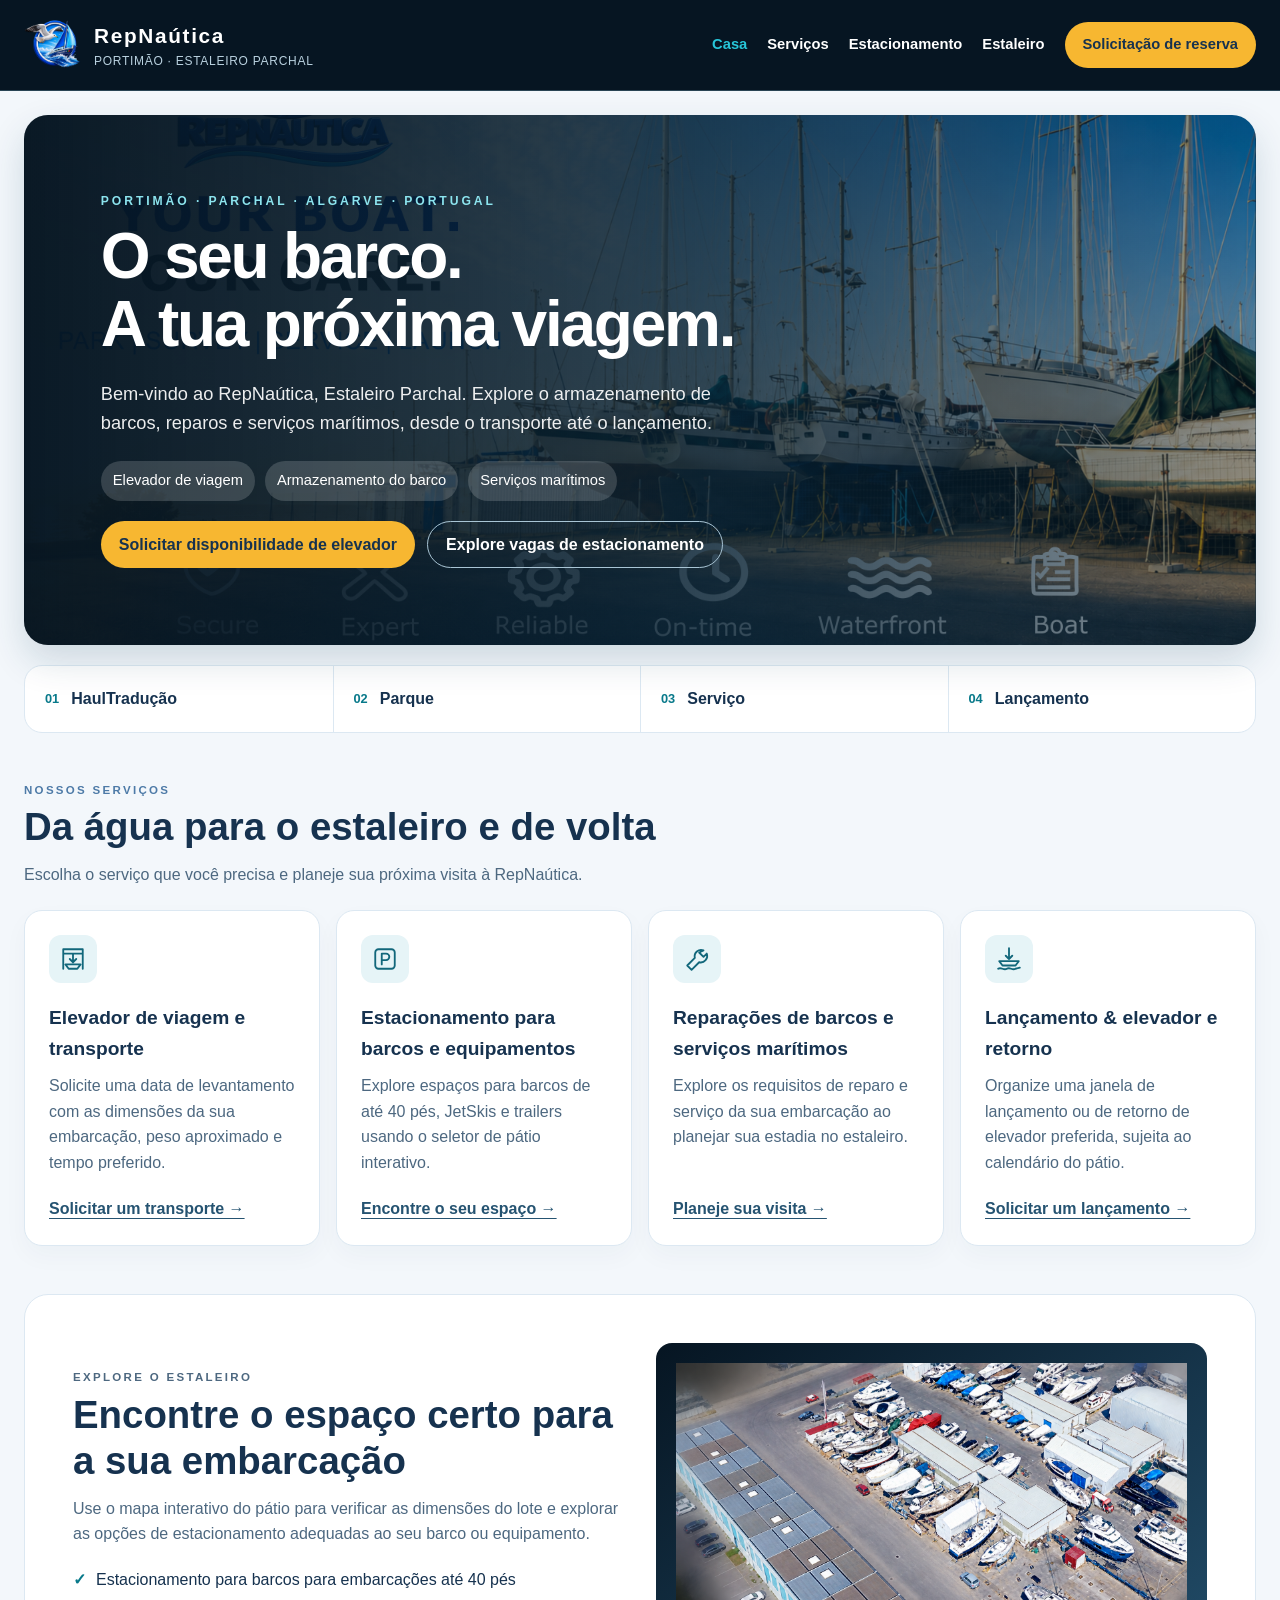
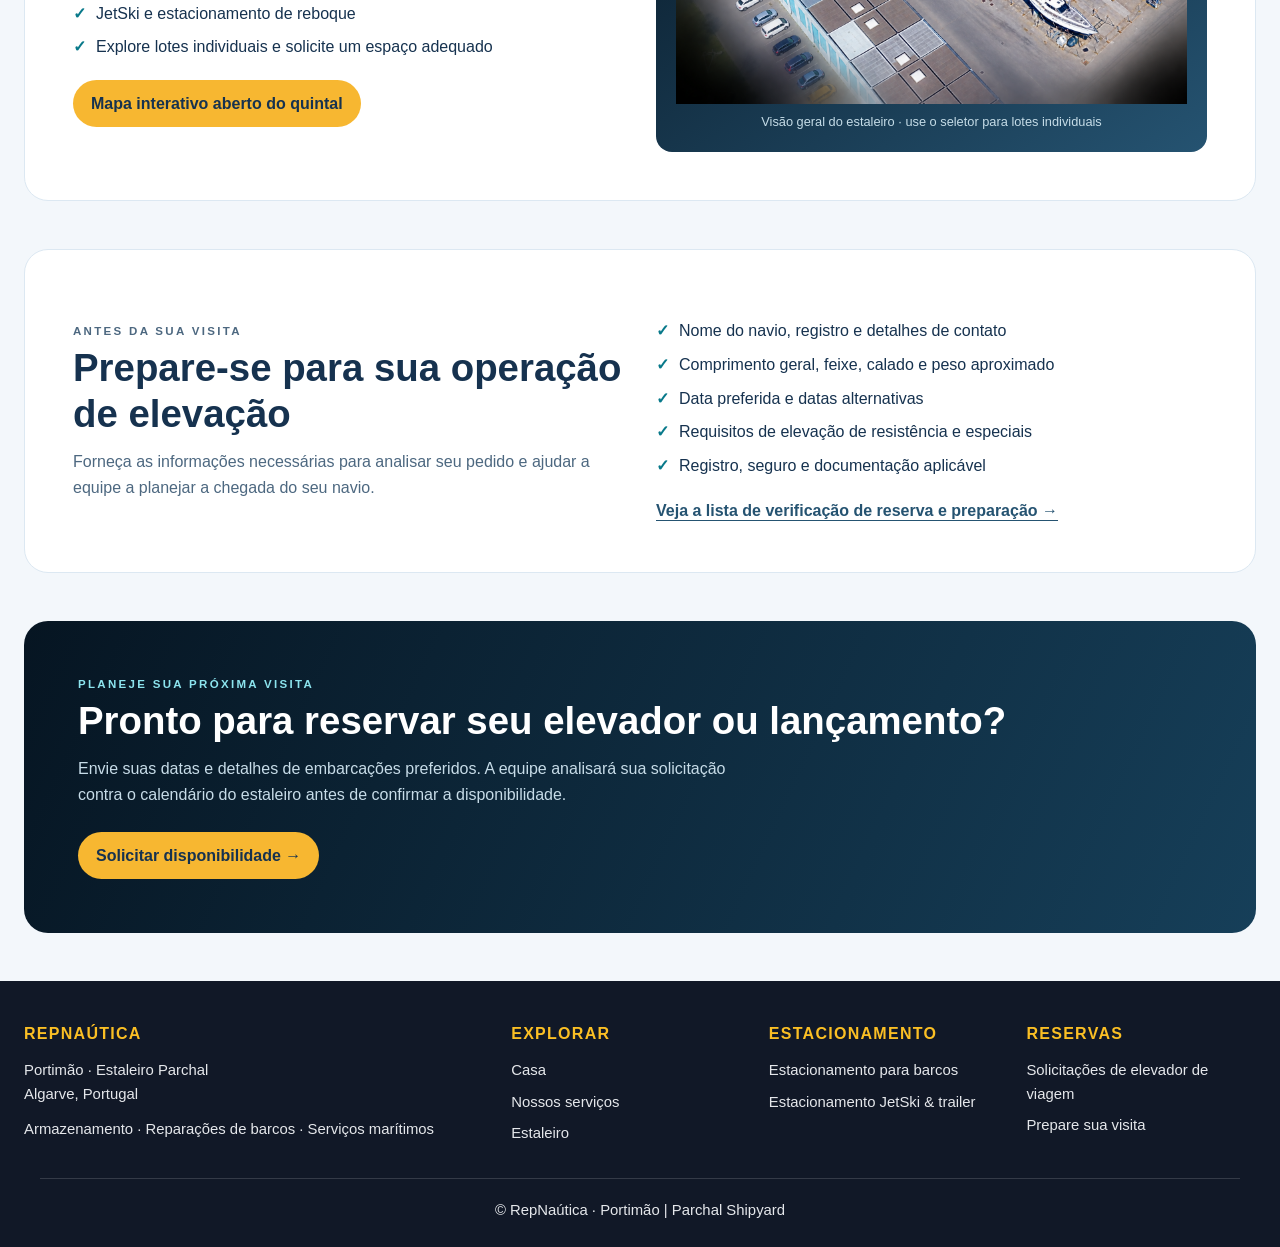
<file: templates/home-pt.html>
<!DOCTYPE html>
<html lang="pt"><head>
  <meta charset="UTF-8">
  <meta name="viewport" content="width=device-width, initial-scale=1.0">
  <meta name="description" content="RepNaútica em Portimão, Estaleiro Parchal, Algarve. Explore o armazenamento de barcos, o estacionamento com JetSki e o reboque, as reparações de barcos, os serviços marítimos e os pedidos de reserva de elevador de viagem.">
  <title>RepNaútica | Portimão · Estaleiro Parchal | Serviços Marítimos</title>
  <link rel="stylesheet" href="../assets/css/map-styles.css">
  <link rel="stylesheet" href="../assets/css/footer-styles.css">
  <style>
    /* Homepage-specific rules; independent of the full-screen landing loader. */
    :root{--ink:#16324f;--deep:#061522;--sea:#27c6d9;--gold:#f7b731;--muted:#4d6880;--line:#dce8f2}
    *{box-sizing:border-box} body{margin:0;padding:0;background:#f3f7fb;color:var(--ink);font:16px/1.6 'Segoe UI',Tahoma,Geneva,Verdana,sans-serif} a{color:inherit} img{max-width:100%} h1,h2,h3,p{margin:0} a:focus-visible{outline:3px solid #087c91;outline-offset:5px} .wrap{width:min(1280px,calc(100% - 48px));margin-inline:auto} .skip{position:absolute;left:12px;top:-100px;background:white;color:var(--ink);padding:12px;z-index:20}.skip:focus{top:12px}
    .home-header{background:var(--deep);color:white;border-bottom:1px solid #294454}.home-nav{display:flex;align-items:center;justify-content:space-between;gap:24px;padding-block:16px;flex-wrap:wrap}.home-brand{display:flex;align-items:center;gap:12px;text-decoration:none}.home-brand img{width:58px;height:58px;object-fit:contain}.home-brand strong{display:block;font-size:1.3rem;letter-spacing:.08em}.home-brand small{display:block;color:#b9d1df;font-size:.75rem;letter-spacing:.06em}.home-nav nav{display:flex;align-items:center;gap:20px;flex-wrap:wrap}.home-nav nav a{text-decoration:none;font-weight:600;font-size:.92rem}.home-nav nav a:hover,.home-nav nav a[aria-current]{color:var(--sea)}.home-nav .hero-button{color:var(--ink)}.home-nav .hero-button:hover{color:var(--ink)}
    .home-hero{margin:24px 0 0;min-height:490px;padding:clamp(28px,6vw,80px);background:linear-gradient(90deg,rgba(6,21,34,.97),rgba(8,38,58,.78) 55%,rgba(8,38,58,.38)),url('../assets/images/hero/hero1.png') center/cover no-repeat;background-color:#12384b}.home-hero h1{font-size:clamp(2.4rem,5vw,4.6rem);line-height:1.06;letter-spacing:-.035em;margin:12px 0 20px;max-width:800px}.home-hero .hero-text{font-size:1.14rem;max-width:620px;margin-bottom:24px}.home-hero .eyebrow{color:#8ce4ee;opacity:1}.actions{display:flex;gap:12px;flex-wrap:wrap;align-items:center}.outline-button{display:inline-flex;align-items:center;justify-content:center;border:1px solid #a9c5d5;border-radius:999px;padding:10px 18px;font-weight:700;text-decoration:none;color:white}.outline-button:hover{background:#ffffff20}.home-hero a:focus-visible,.home-header a:focus-visible,.site-footer a:focus-visible{outline-color:var(--gold)}
    .journey{display:grid;grid-template-columns:repeat(4,1fr);background:white;border:1px solid var(--line);border-radius:18px;margin:20px 0 0;overflow:hidden}.journey a{padding:20px;text-decoration:none;display:flex;align-items:center;gap:12px}.journey a+a{border-left:1px solid var(--line)}.journey a:hover{background:#e8f4f8}.journey span{color:#08798a;font-weight:800;font-size:.8rem}.journey strong{font-size:1rem}
    .home-section{padding:48px 0 0;scroll-margin-top:20px}.section-intro{max-width:760px;margin-bottom:22px}.section-intro h2,.home-split h2,.home-cta h2{font-size:clamp(1.7rem,3vw,2.5rem);line-height:1.2;margin:5px 0 12px}.section-intro p:not(.section-label),.home-split p{color:var(--muted)}.service-grid{display:grid;grid-template-columns:repeat(4,minmax(0,1fr));gap:16px}.service-card{display:flex;flex-direction:column;align-items:flex-start;background:white;border:1px solid var(--line);border-radius:18px;padding:24px;min-height:260px;box-shadow:0 10px 25px #16324f09}.service-icon{width:48px;height:48px;border-radius:12px;background:#e6f4f7;color:#12677b;display:grid;place-items:center;margin-bottom:20px}.service-icon svg{width:26px;height:26px;fill:none;stroke:currentColor;stroke-width:1.7;stroke-linecap:round;stroke-linejoin:round}.service-card h3{font-size:1.2rem;margin-bottom:9px}.service-card p{color:var(--muted);margin-bottom:20px}.text-link{font-weight:700;color:#255371;text-underline-offset:4px;margin-top:auto}.text-link:hover{color:#08798a}
    .home-split{display:grid;grid-template-columns:1fr 1fr;gap:32px;align-items:center;background:white;border:1px solid var(--line);border-radius:24px;padding:clamp(24px,4vw,48px)}.yard-visual{background:linear-gradient(145deg,#061522,#255371);border-radius:16px;padding:20px;display:grid;place-items:center;min-height:260px;color:white}.yard-visual img{width:100%;height:auto;object-fit:contain}.yard-visual figcaption{font-size:.8rem;color:#c5dce7;margin-top:8px}.yard-visual{margin:0}.home-list{list-style:none;padding:0;margin:20px 0;display:grid;gap:8px}.home-list li::before{content:'✓';color:#08798a;font-weight:800;margin-right:10px}.home-cta{margin:48px 0;background:linear-gradient(115deg,#061522,#163f59);color:white;border-radius:24px;padding:clamp(26px,5vw,54px);display:flex;align-items:center;justify-content:space-between;gap:24px;flex-wrap:wrap}.home-cta p{color:#c7dce8;max-width:680px}.home-cta .section-label{color:#8ce4ee}.site-footer{background:#111827;color:#f9fafb;padding:40px 0 24px}.home-footer-grid{display:grid;grid-template-columns:2fr 1fr 1fr 1fr;gap:28px}.site-footer h3{color:#fbbf24;font-size:1rem;margin-bottom:12px}.site-footer p,.site-footer li{color:#e5e7eb;font-size:.93rem}.footer-bottom{margin-top:24px;padding-top:20px;border-top:1px solid #ffffff26;text-align:center}.footer-links-list{list-style:none;padding:0;margin:0}.footer-links-list li{margin-bottom:8px}.footer-links-list a{text-decoration:none}.footer-links-list a:hover{color:var(--gold)}
    @media(max-width:900px){.service-grid,.home-footer-grid{grid-template-columns:repeat(2,minmax(0,1fr))}.home-split{grid-template-columns:1fr}.home-hero{min-height:420px}.home-nav{gap:12px}} @media(max-width:560px){.wrap{width:calc(100% - 28px)}.home-nav nav{gap:12px}.home-nav nav a{font-size:.85rem}.home-hero{min-height:0;padding:28px 20px}.journey,.service-grid,.home-footer-grid{grid-template-columns:1fr 1fr}.journey a{padding:12px;gap:8px}.journey a+a{border-left:0}.journey a:nth-child(even){border-left:1px solid var(--line)}.journey a:nth-child(n+3){border-top:1px solid var(--line)}.service-grid{grid-template-columns:1fr}.service-card{min-height:0}.home-section{padding-top:32px}.home-cta{margin:32px 0}.home-footer-grid>div:first-child{grid-column:1/-1}.home-hero .hero-points{gap:6px}.home-hero .hero-points span{font-size:.8rem}} @media(prefers-reduced-motion:reduce){*,*::before,*::after{transition:none!important;animation:none!important}}
  </style>
</head>
<body>
<a class="skip" href="#main">Ir para conteúdo</a>
<header class="home-header">
  <div class="wrap home-nav">
    <a class="home-brand" href="home-pt.html" aria-label="RepNaútica casa"><img src="../assets/images/logo/logo3d.png" alt="" width="58" height="58"><span><strong>RepNaútica</strong><small>PORTIMÃO · ESTALEIRO PARCHAL</small></span></a>
    <nav aria-label="Navegação principal"><a href="home-pt.html" aria-current="page">Casa</a><a href="#services">Serviços</a><a href="lots-pt.html">Estacionamento</a><a href="#shipyard">Estaleiro</a><a class="hero-button" href="contatos.html">Solicitação de reserva</a></nav>
  </div>
</header>
<main id="main" class="wrap">
  <section class="hero-section home-hero" aria-labelledby="welcome-title">
    <div class="hero-copy"><p class="eyebrow">Portimão · Parchal · Algarve · Portugal</p><h1 id="welcome-title">O seu barco.<br>A tua próxima viagem.</h1><p class="hero-text">Bem-vindo ao RepNaútica, Estaleiro Parchal. Explore o armazenamento de barcos, reparos e serviços marítimos, desde o transporte até o lançamento.</p><div class="hero-points"><span>Elevador de viagem</span><span>Armazenamento do barco</span><span>Serviços marítimos</span></div><div class="actions"><a class="hero-button" href="contatos.html#bookingPanel">Solicitar disponibilidade de elevador</a><a class="outline-button" href="lots-pt.html#mapPanel">Explore vagas de estacionamento</a></div></div>
  </section>
  <nav class="journey" aria-label="Serviços de estaleiro"><a href="#haul"><span>01</span><strong>HaulTradução</strong></a><a href="#park"><span>02</span><strong>Parque</strong></a><a href="#service"><span>03</span><strong>Serviço</strong></a><a href="#launch"><span>04</span><strong>Lançamento</strong></a></nav>
  <section id="services" class="home-section" aria-labelledby="services-title">
    <div class="section-intro"><p class="section-label">Nossos serviços</p><h2 id="services-title">Da água para o estaleiro e de volta</h2><p>Escolha o serviço que você precisa e planeje sua próxima visita à RepNaútica.</p></div>
    <div class="service-grid">
      <article class="service-card" id="haul"><div class="service-icon"><svg viewBox="0 0 24 24" aria-hidden="true"><path d="M3 21V3h18v18M3 7h18M12 7v7m-3-2 3 3 3-3M5 17h14l-3 4H8z"></path></svg></div><h3>Elevador de viagem e transporte</h3><p>Solicite uma data de levantamento com as dimensões da sua embarcação, peso aproximado e tempo preferido.</p><a class="text-link" href="contatos.html#bookingPanel">Solicitar um transporte →</a></article>
      <article class="service-card" id="park"><div class="service-icon"><svg viewBox="0 0 24 24" aria-hidden="true"><rect x="3" y="3" width="18" height="18" rx="3"></rect><path d="M9 17V7h4a3 3 0 0 1 0 6H9"></path></svg></div><h3>Estacionamento para barcos e equipamentos</h3><p>Explore espaços para barcos de até 40 pés, JetSkis e trailers usando o seletor de pátio interativo.</p><a class="text-link" href="lots-pt.html#mapPanel">Encontre o seu espaço →</a></article>
      <article class="service-card" id="service"><div class="service-icon"><svg viewBox="0 0 24 24" aria-hidden="true"><path d="m14 6 4 4 3-3a6 6 0 0 1-7 8l-7 7-4-4 7-7a6 6 0 0 1 8-7z"></path></svg></div><h3>Reparações de barcos e serviços marítimos</h3><p>Explore os requisitos de reparo e serviço da sua embarcação ao planejar sua estadia no estaleiro.</p><a class="text-link" href="#planning">Planeje sua visita →</a></article>
      <article class="service-card" id="launch"><div class="service-icon"><svg viewBox="0 0 24 24" aria-hidden="true"><path d="M12 2v10m-3-3 3 3 3-3M3 14h18l-3 4H6zM2 21c3-2 5 2 8 0s5 2 8 0l4-1"></path></svg></div><h3>Lançamento &amp; elevador e retorno</h3><p>Organize uma janela de lançamento ou de retorno de elevador preferida, sujeita ao calendário do pátio.</p><a class="text-link" href="contatos.html#bookingPanel">Solicitar um lançamento →</a></article>
    </div>
  </section>
  <section id="shipyard" class="home-section" aria-labelledby="yard-title"><div class="home-split"><div><p class="section-label">Explore o estaleiro</p><h2 id="yard-title">Encontre o espaço certo para a sua embarcação</h2><p>Use o mapa interativo do pátio para verificar as dimensões do lote e explorar as opções de estacionamento adequadas ao seu barco ou equipamento.</p><ul class="home-list"><li>Estacionamento para barcos para embarcações até 40 pés</li><li>JetSki e estacionamento de reboque</li><li>Explore lotes individuais e solicite um espaço adequado</li></ul><a class="hero-button" href="lots-pt.html">Mapa interativo aberto do quintal</a></div><figure class="yard-visual"><img src="../assets/images/mapyard.png" alt="Ilustração do estaleiro do parcal" loading="lazy"><figcaption>Visão geral do estaleiro · use o seletor para lotes individuais</figcaption></figure></div></section>
  <section id="planning" class="home-section" aria-labelledby="planning-title"><div class="home-split"><div><p class="section-label">Antes da sua visita</p><h2 id="planning-title">Prepare-se para sua operação de elevação</h2><p>Forneça as informações necessárias para analisar seu pedido e ajudar a equipe a planejar a chegada do seu navio.</p></div><div><ul class="home-list"><li>Nome do navio, registro e detalhes de contato</li><li>Comprimento geral, feixe, calado e peso aproximado</li><li>Data preferida e datas alternativas</li><li>Requisitos de elevação de resistência e especiais</li><li>Registro, seguro e documentação aplicável</li></ul><a class="text-link" href="contatos.html#bookingPanel">Veja a lista de verificação de reserva e preparação →</a></div></div></section>
  <section class="home-cta" aria-labelledby="cta-title"><div><p class="section-label">Planeje sua próxima visita</p><h2 id="cta-title">Pronto para reservar seu elevador ou lançamento?</h2><p>Envie suas datas e detalhes de embarcações preferidos. A equipe analisará sua solicitação contra o calendário do estaleiro antes de confirmar a disponibilidade.</p></div><a class="hero-button" href="contatos.html#bookingPanel">Solicitar disponibilidade →</a></section>
</main>
<footer class="site-footer"><div class="wrap"><div class="home-footer-grid"><div class="footer-contact"><h3>RepNaútica</h3><p>Portimão · Estaleiro Parchal<br>Algarve, Portugal</p><p>Armazenamento · Reparações de barcos · Serviços marítimos</p></div><div class="footer-links"><h3>Explorar</h3><ul class="footer-links-list"><li><a href="home-pt.html">Casa</a></li><li><a href="#services">Nossos serviços</a></li><li><a href="#shipyard">Estaleiro</a></li></ul></div><div class="footer-links"><h3>Estacionamento</h3><ul class="footer-links-list"><li><a href="lots-pt.html">Estacionamento para barcos</a></li><li><a href="lots-pt.html">Estacionamento JetSki &amp; trailer</a></li></ul></div><div class="footer-links"><h3>Reservas</h3><ul class="footer-links-list"><li><a href="contatos.html">Solicitações de elevador de viagem</a></li><li><a href="#planning">Prepare sua visita</a></li></ul></div></div><div class="footer-bottom"><p>© RepNaútica · Portimão | Parchal Shipyard</p></div></div></footer>


</body></html>
</file>
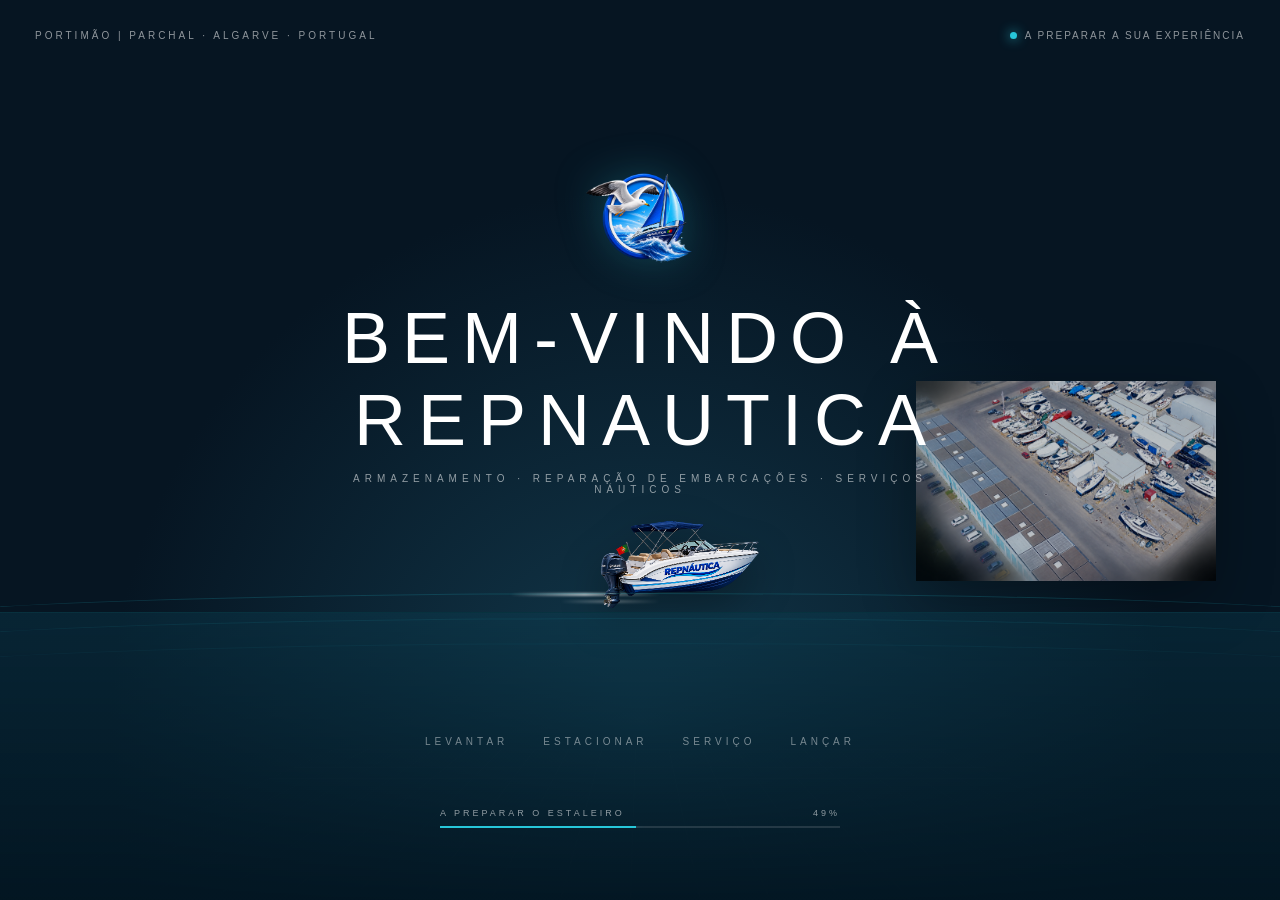
<file: templates/landing-en.html>
<!DOCTYPE html>
<html lang="pt">
<head>
    <meta charset="UTF-8">
    <meta name="viewport" content="width=device-width, initial-scale=1.0">
    <title>RepNautica | Portimão | Estaleiro Náutico Parchal</title>
    <link rel="stylesheet" href="../assets/css/landing-styles.css">
  
</head>

<body>

<div id="loader" data-home-page="home-pt.html">

    <div class="grid"></div>

    <div class="coordinates">
        PORTIMÃO | PARCHAL · ALGARVE · PORTUGAL
    </div>

    <div class="status">
        <span class="status-dot"></span>
        A preparar a sua experiência
    </div>

    <!-- BRAND -->

    <div class="brand">

        <!-- Replace with actual Nautica Pros 360 logo -->
        <img
            class="brand-logo"
            src="../assets/images/logo/logo3d.png"
            alt="REPNAUTICA"
        >

        <h1>BEM-VINDO À REPNAUTICA</h1>

        <p>
            Armazenamento · Reparação de Embarcações · Serviços Náuticos
        </p>

    </div>


    <!-- SHIPYARD -->

    <div class="yard">

        <!-- Replace with actual shipyard illustration -->
        <img
            src="../assets/images/mapyard.png"
            alt=""
        >

    </div>


    <!-- BOAT -->

    <div class="boat-container">

        <div class="wake"></div>
        <div class="wake"></div>

        <!-- Replace with actual transparent boat PNG -->
        <img
            class="boat"
            src="../assets/images/boatR.png"
            alt=""
        >

    </div>


    <!-- WATER -->

    <div class="water">

        <div class="wave"></div>
        <div class="wave"></div>
        <div class="wave"></div>

    </div>


    <!-- SERVICES -->

    <div class="services">

        <span class="service">LEVANTAR</span>
        <span class="service">ESTACIONAR</span>
        <span class="service">SERVIÇO</span>
        <span class="service">LANÇAR</span>

    </div>


    <!-- PROGRESS -->

    <div class="loading">

        <div class="loading-info">

            <span id="loadingText">
                A INICIALIZAR
            </span>

            <span id="percentage">
                0%
            </span>

        </div>

        <div class="progress-track">

            <div
                id="progressBar"
                class="progress-bar"
            ></div>

        </div>

    </div>

</div>

<script src="../assets/js/landing.js"></script>

</body>
</html>
</file>
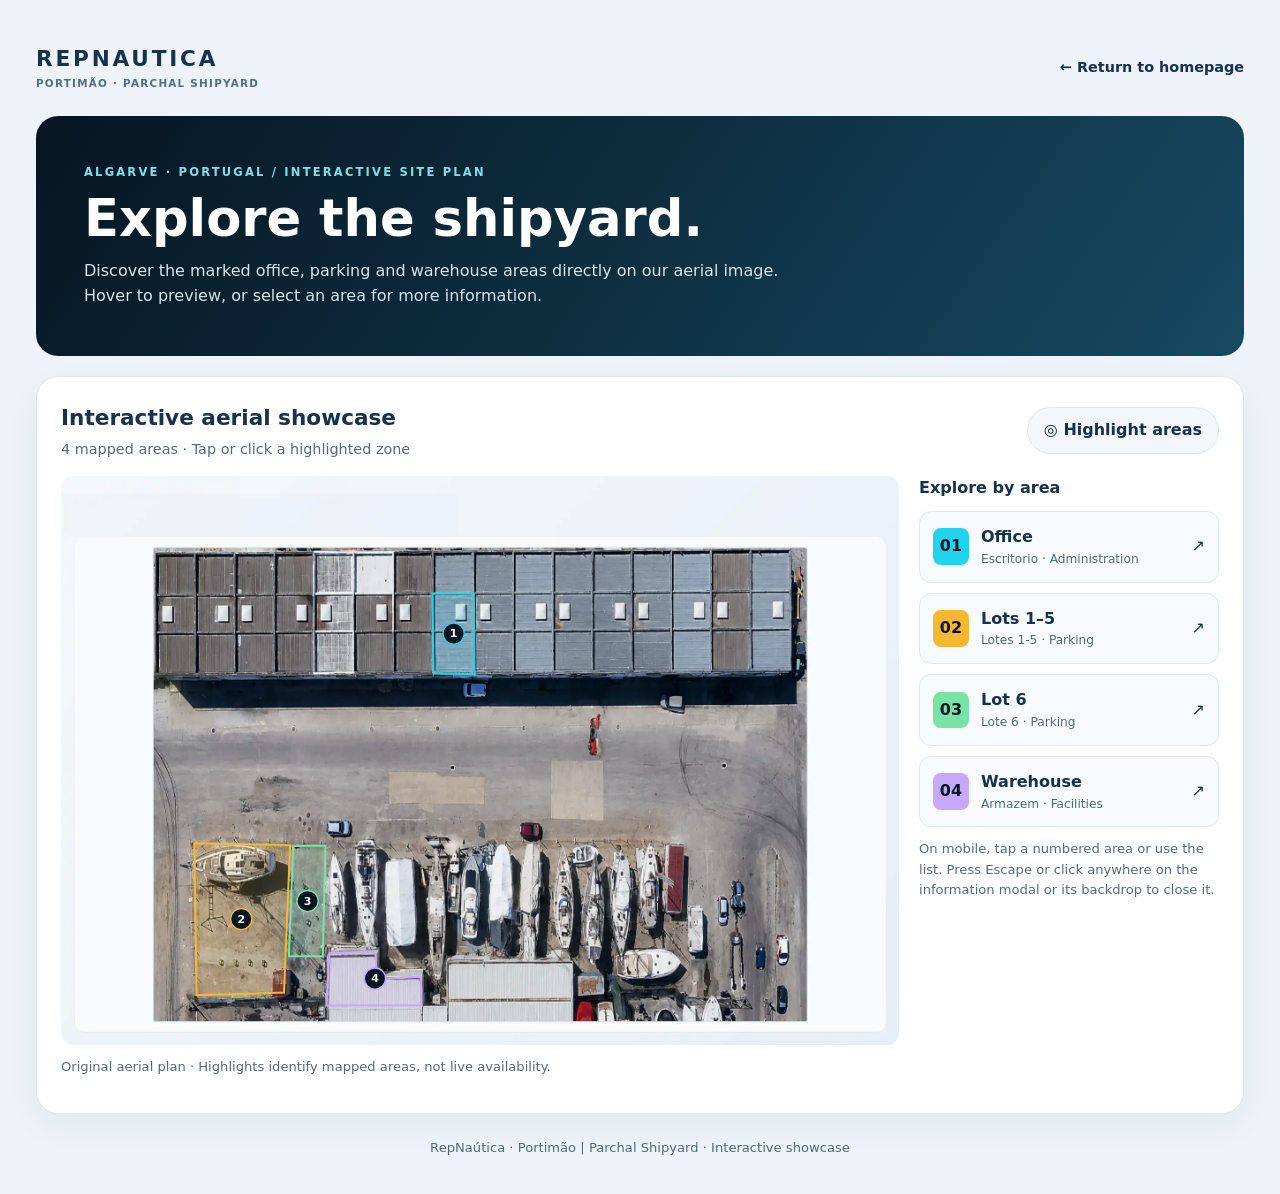
<file: templates/main-lots-en.html>
<!doctype html>
<html lang="en"><head><meta charset="utf-8"><meta name="viewport" content="width=device-width, initial-scale=1"><meta name="description" content="Explore the RepNaútica Parchal shipyard interactive aerial plan."><title>RepNaútica | Interactive Shipyard Showcase</title>
<style>
:root{color-scheme:light;--navy:#16324f;--deep:#061522;--sea:#27c6d9;--gold:#f7b731}*{box-sizing:border-box}body{margin:0;font:16px/1.55 'Segoe UI',system-ui,sans-serif;color:var(--navy);background:#edf3f8}button,a{-webkit-tap-highlight-color:transparent}button{font:inherit;cursor:pointer}a{color:inherit}button:focus-visible,a:focus-visible{outline:3px solid #087f99;outline-offset:4px}.shell{max-width:1440px;margin:auto;padding:clamp(12px,3vw,36px)}header{display:flex;justify-content:space-between;align-items:center;gap:14px;flex-wrap:wrap;padding:6px 0 24px}.brand{font-size:1.35rem;font-weight:800;letter-spacing:.13em}.brand small{display:block;font-size:.65rem;letter-spacing:.12em;color:#527087}.home{font-size:.9rem;font-weight:600;text-decoration:none}.hero{background:linear-gradient(125deg,#061522,#164960);color:white;border-radius:22px;padding:clamp(24px,4vw,48px);margin-bottom:20px}.eyebrow{font-size:.72rem;letter-spacing:.19em;text-transform:uppercase;font-weight:700;color:#80deeb;margin:0 0 10px}h1{font-size:clamp(2rem,4vw,3.5rem);line-height:1.08;margin:0 0 12px}h2{font-size:1.35rem;margin:0}p{margin:0 0 12px}.hero p:last-child{max-width:700px;color:#d4e5ed;margin:0}.panel{background:white;border:1px solid #dce8f2;border-radius:22px;padding:clamp(12px,2vw,24px);box-shadow:0 12px 32px #16324f0d}.toolbar{display:flex;align-items:center;justify-content:space-between;gap:12px;flex-wrap:wrap;margin-bottom:16px}.toolbar p{margin:3px 0 0;color:#526b80;font-size:.9rem}.replay{border:1px solid #dce8f2;background:#f3f7fb;color:var(--navy);border-radius:100px;padding:10px 16px;font-weight:700}.layout{display:grid;grid-template-columns:minmax(0,1fr) minmax(240px,300px);gap:20px;align-items:start}.map{position:relative;width:100%;line-height:0;border-radius:12px;overflow:hidden;background:#dce8f2;isolation:isolate}.map img{display:block;width:100%;height:auto}.overlay{position:absolute;inset:0;width:100%;height:100%;pointer-events:none}.overlay polygon{pointer-events:all;cursor:pointer;fill:var(--area);fill-opacity:.16;stroke:var(--area);stroke-width:2;vector-effect:non-scaling-stroke;transition:fill-opacity .2s,stroke-width .2s}.overlay polygon:is(:hover,:focus-visible,.active){fill-opacity:.55;stroke-width:4;outline:none}.pin{pointer-events:none}.pin circle{fill:#061522;stroke:var(--area);stroke-width:3}.pin text{fill:white;text-anchor:middle;font:bold 25px system-ui}.flash polygon{animation:discover 1.15s ease-in-out 2}@keyframes discover{0%,100%{fill-opacity:.16;stroke-width:2}50%{fill-opacity:.65;stroke-width:5}}.sidebar h3{margin:0 0 10px;font-size:1rem}.area-card{display:flex;align-items:center;text-align:left;width:100%;gap:12px;border:1px solid #dce8f2;background:#f8fbfe;border-radius:12px;padding:13px;margin:0 0 10px;color:var(--navy)}.area-card:hover,.area-card.active{background:#e8f2f7;border-color:#7896ac}.number{background:var(--area);color:#061522;border-radius:8px;min-width:36px;text-align:center;padding:6px;font-weight:800}.area-card strong,.area-card small{display:block}.area-card small{font-size:.76rem;color:#526b80}.arrow{margin-left:auto}.note{font-size:.82rem;color:#526b80;margin-top:12px}.preview{position:fixed;z-index:5;pointer-events:none;width:min(280px,calc(100vw - 24px));background:#061522;color:white;padding:15px 17px;border-radius:12px;box-shadow:0 12px 30px #0005;line-height:1.4;border-top:4px solid var(--area,#27c6d9)}.preview strong{display:block;font-size:1.06rem}.preview p{font-size:.86rem;color:#d4e5ed;margin:7px 0}.preview small{color:#80deeb}.preview[hidden]{display:none}dialog{border:0;border-radius:20px;padding:0;width:min(460px,calc(100vw - 32px));max-height:calc(100dvh - 32px);color:var(--navy);box-shadow:0 24px 80px #0006;overflow:auto}dialog::backdrop{background:#061522b5}.modal-body{padding:28px;border-top:7px solid var(--area,#27c6d9)}.modal-body h2{font-size:1.9rem;margin:8px 0}.modal-body .eyebrow{color:#37627b}.close{float:right;border:0;background:#edf3f8;color:var(--navy);border-radius:50%;width:40px;height:40px;font-size:1.5rem}.dismiss{border:0;border-radius:100px;background:var(--gold);color:var(--navy);font-weight:700;padding:10px 18px;margin-top:12px}.modal-note{background:#f3f7fb;padding:12px;border-radius:10px;font-size:.85rem;color:#526b80}footer{text-align:center;color:#526b80;font-size:.82rem;padding:24px 0 0}@media(max-width:850px){.layout{grid-template-columns:1fr}.area-list{display:grid;grid-template-columns:repeat(2,minmax(0,1fr));gap:8px}.area-card{margin:0}}@media(max-width:420px){.area-list{grid-template-columns:1fr}.hero{border-radius:14px}}@media(prefers-reduced-motion:reduce){*,*::before,*::after{animation:none!important;transition:none!important}.flash polygon{fill-opacity:.38;stroke-width:3}}
</style></head><body><main class="shell"><header><div class="brand">REPNAUTICA<small>PORTIMÃO · PARCHAL SHIPYARD</small></div><a class="home" href="home-en.html">← Return to homepage</a></header><section class="hero"><p class="eyebrow">Algarve · Portugal / Interactive site plan</p><h1>Explore the shipyard.</h1><p>Discover the marked office, parking and warehouse areas directly on our aerial image. Hover to preview, or select an area for more information.</p></section><section class="panel" aria-labelledby="map-title"><div class="toolbar"><div><h2 id="map-title">Interactive aerial showcase</h2><p>4 mapped areas · Tap or click a highlighted zone</p></div><button class="replay" id="replay" type="button">◎ Highlight areas</button></div><div class="layout"><div><div class="map" id="map"><img id="yard-image" src="[data-uri]" width="1898" height="1288" alt="Aerial photograph of the shipyard, with four selectable areas"><svg class="overlay" id="overlay" viewBox="0 0 1898 1288" preserveAspectRatio="none" aria-label="Interactive shipyard areas"><g style="--area:#22d3ee"><polygon points="841,266 935,266 937,449 844,447" data-index="0" tabindex="0" role="button" aria-label="Office" aria-haspopup="dialog"/><g class="pin" aria-hidden="true"><circle cx="889.25" cy="357.0" r="24"/><text x="889.25" y="357.0" dy=".35em">1</text></g></g>
<g style="--area:#f7b731"><polygon points="302,832 519,836 505,1170 307,1176" data-index="1" tabindex="0" role="button" aria-label="Lots 1–5" aria-haspopup="dialog"/><g class="pin" aria-hidden="true"><circle cx="408.25" cy="1003.5" r="24"/><text x="408.25" y="1003.5" dy=".35em">2</text></g></g>
<g style="--area:#79e2a5"><polygon points="526,838 599,837 593,1088 516,1088" data-index="2" tabindex="0" role="button" aria-label="Lot 6" aria-haspopup="dialog"/><g class="pin" aria-hidden="true"><circle cx="558.5" cy="962.75" r="24"/><text x="558.5" y="962.75" dy=".35em">3</text></g></g>
<g style="--area:#c6a9ff"><polygon points="608,1082 712,1076 714,1140 815,1134 817,1199 601,1199" data-index="3" tabindex="0" role="button" aria-label="Warehouse" aria-haspopup="dialog"/><g class="pin" aria-hidden="true"><circle cx="711.1666666666666" cy="1138.3333333333333" r="24"/><text x="711.1666666666666" y="1138.3333333333333" dy=".35em">4</text></g></g></svg></div><p class="note">Original aerial plan · Highlights identify mapped areas, not live availability.</p></div><aside class="sidebar"><h3>Explore by area</h3><div class="area-list"><button class="area-card" data-index="0" style="--area:#22d3ee" aria-haspopup="dialog"><span class="number">01</span><span><strong>Office</strong><small>Escritorio · Administration</small></span><span class="arrow" aria-hidden="true">↗</span></button>
<button class="area-card" data-index="1" style="--area:#f7b731" aria-haspopup="dialog"><span class="number">02</span><span><strong>Lots 1–5</strong><small>Lotes 1-5 · Parking</small></span><span class="arrow" aria-hidden="true">↗</span></button>
<button class="area-card" data-index="2" style="--area:#79e2a5" aria-haspopup="dialog"><span class="number">03</span><span><strong>Lot 6</strong><small>Lote 6 · Parking</small></span><span class="arrow" aria-hidden="true">↗</span></button>
<button class="area-card" data-index="3" style="--area:#c6a9ff" aria-haspopup="dialog"><span class="number">04</span><span><strong>Warehouse</strong><small>Armazem · Facilities</small></span><span class="arrow" aria-hidden="true">↗</span></button></div><p class="note">On mobile, tap a numbered area or use the list. Press Escape or click anywhere on the information modal or its backdrop to close it.</p></aside></div><noscript><p>Enable JavaScript to view interactive area information.</p></noscript></section><footer>RepNaútica · Portimão | Parchal Shipyard · Interactive showcase</footer></main><div id="preview" class="preview" role="tooltip" hidden><strong id="preview-title"></strong><p id="preview-text"></p><small>Click for details</small></div><dialog id="details" aria-labelledby="detail-title" aria-describedby="detail-text"><div class="modal-body"><button class="close" type="button" aria-label="Close information" autofocus>×</button><p class="eyebrow" id="detail-category"></p><h2 id="detail-title"></h2><p id="detail-original"></p><p id="detail-text"></p><p class="modal-note">Area identified in the supplied site plan. Dimensions, availability, access arrangements and service details have not been confirmed.</p><button class="dismiss" type="button">Close information</button></div></dialog>
<script>
'use strict';
const areas=[["Office", "Escritorio", "Office area identified in the shipyard plan.", "Administration"], ["Lots 1–5", "Lotes 1-5", "Grouped parking lots 1 to 5, as marked on the supplied plan.", "Parking"], ["Lot 6", "Lote 6", "Individual parking lot 6, as marked on the supplied plan.", "Parking"], ["Warehouse", "Armazem", "Warehouse area identified in the shipyard plan.", "Facilities"]];const colors=["#22d3ee", "#f7b731", "#79e2a5", "#c6a9ff"];
const overlay=document.getElementById('overlay'), image=document.getElementById('yard-image'), preview=document.getElementById('preview'), dialog=document.getElementById('details');
const targets=[...document.querySelectorAll('[data-index]')];let flashTimer, lastTrigger=null, hoverTarget=null;
function highlight(index){targets.forEach(el=>el.classList.toggle('active',Number(el.dataset.index)===index));}
function hidePreview(){preview.hidden=true;hoverTarget=null;if(!dialog.open)highlight(-1);}
function positionPreview(x,y){const r=preview.getBoundingClientRect();preview.style.left=Math.max(8,Math.min(x+15,innerWidth-r.width-8))+'px';preview.style.top=Math.max(8,Math.min(y+15,innerHeight-r.height-8))+'px';}
function showPreview(el,e){if(dialog.open)return;const i=Number(el.dataset.index);const a=areas[i];hoverTarget=el;highlight(i);preview.style.setProperty('--area',colors[i]);document.getElementById('preview-title').textContent=a[0];document.getElementById('preview-text').textContent=a[2];preview.hidden=false;positionPreview(e.clientX,e.clientY);}
function openDetails(el){const i=Number(el.dataset.index),a=areas[i];hidePreview();lastTrigger=el;highlight(i);dialog.style.setProperty('--area',colors[i]);document.getElementById('detail-title').textContent=a[0];document.getElementById('detail-original').textContent=a[1];document.getElementById('detail-category').textContent='Area 0'+(i+1)+' · '+a[3];document.getElementById('detail-text').textContent=a[2];if(!dialog.open)dialog.showModal();}
targets.forEach(el=>{el.addEventListener('pointerenter',e=>{if(e.pointerType==='mouse')showPreview(el,e)});el.addEventListener('pointermove',e=>{if(hoverTarget===el&&!preview.hidden)positionPreview(e.clientX,e.clientY)});el.addEventListener('pointerleave',hidePreview);el.addEventListener('click',()=>openDetails(el));if(el.tagName.toLowerCase()==='polygon')el.addEventListener('keydown',e=>{if(e.key==='Enter'||e.key===' '){e.preventDefault();openDetails(el)}});});
dialog.addEventListener('click',()=>dialog.close());dialog.addEventListener('close',()=>{hidePreview();if(lastTrigger)lastTrigger.focus({preventScroll:true});lastTrigger=null;});
function flash(){clearTimeout(flashTimer);overlay.classList.remove('flash');void overlay.getBoundingClientRect();overlay.classList.add('flash');flashTimer=setTimeout(()=>overlay.classList.remove('flash'),2400);}
document.getElementById('replay').addEventListener('click',flash);if(image.complete&&image.naturalWidth)flash();else image.addEventListener('load',flash,{once:true});image.addEventListener('error',()=>{document.getElementById('map').textContent='The aerial image could not be loaded. Use the area list to explore.';});window.addEventListener('resize',hidePreview);window.addEventListener('scroll',hidePreview,{passive:true});document.addEventListener('keydown',e=>{if(e.key==='Escape'&&!dialog.open)hidePreview()});
</script></body></html>
</file>
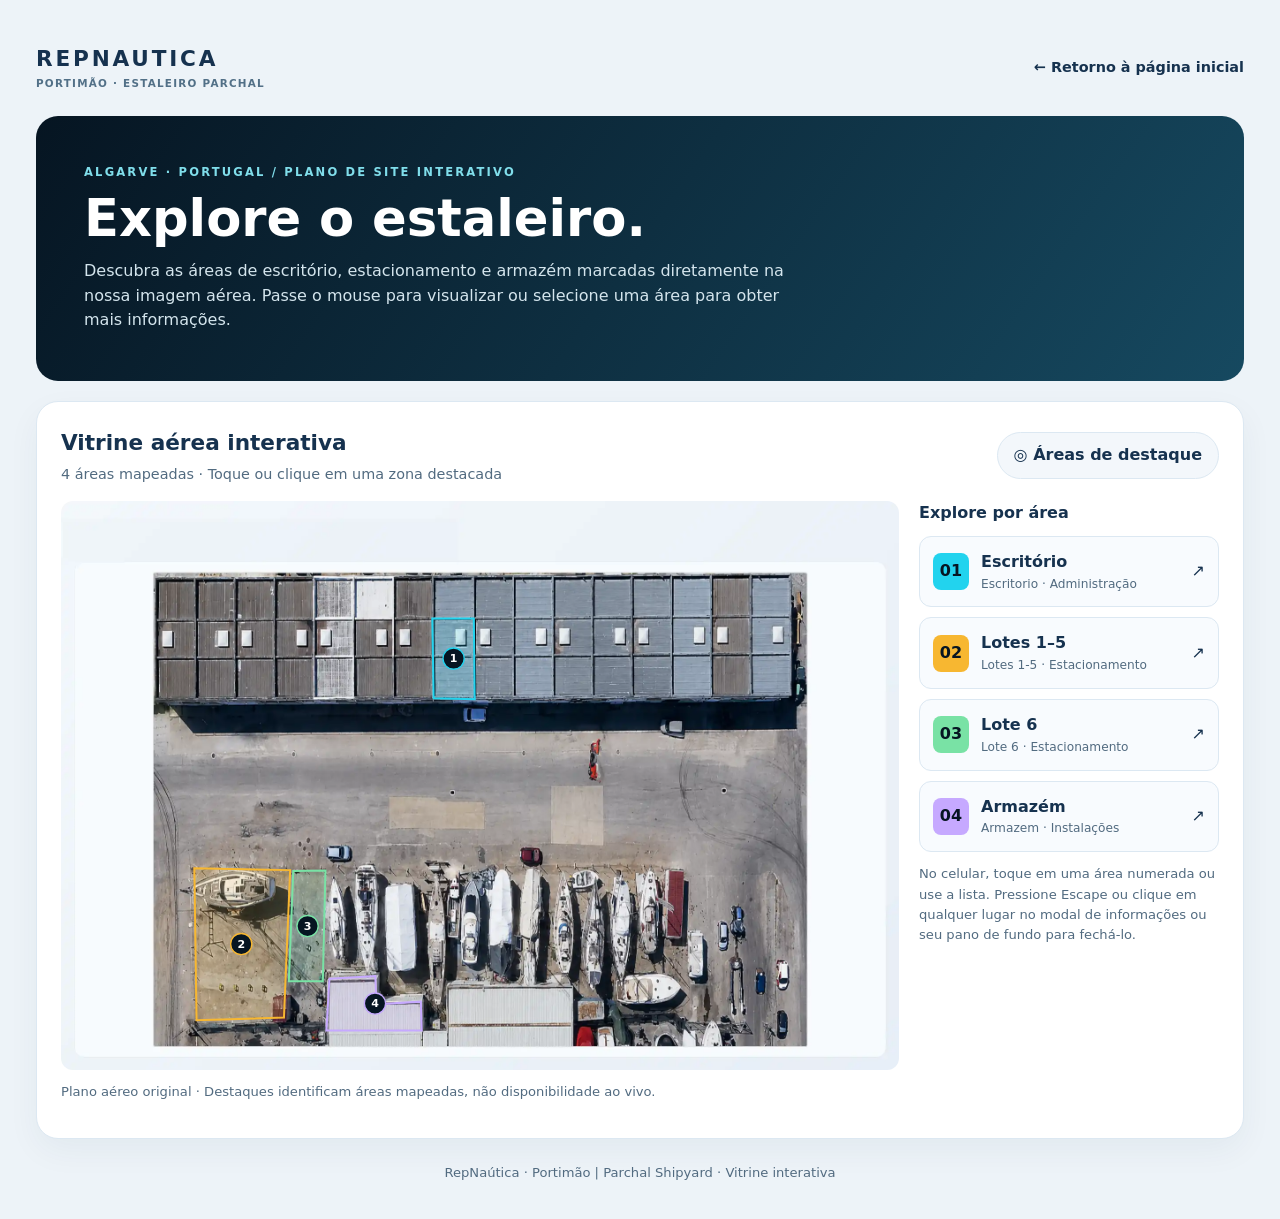
<file: templates/main-lots-pt.html>
<!DOCTYPE html>
<html lang="pt"><head><meta charset="utf-8"><meta name="viewport" content="width=device-width, initial-scale=1"><meta name="description" content="Explore o plano aéreo interativo do estaleiro RepNaútica Parchal."><title>RepNaútica | Mostra de estaleiro interativo</title>
<style>
:root{color-scheme:light;--navy:#16324f;--deep:#061522;--sea:#27c6d9;--gold:#f7b731}*{box-sizing:border-box}body{margin:0;font:16px/1.55 'Segoe UI',system-ui,sans-serif;color:var(--navy);background:#edf3f8}button,a{-webkit-tap-highlight-color:transparent}button{font:inherit;cursor:pointer}a{color:inherit}button:focus-visible,a:focus-visible{outline:3px solid #087f99;outline-offset:4px}.shell{max-width:1440px;margin:auto;padding:clamp(12px,3vw,36px)}header{display:flex;justify-content:space-between;align-items:center;gap:14px;flex-wrap:wrap;padding:6px 0 24px}.brand{font-size:1.35rem;font-weight:800;letter-spacing:.13em}.brand small{display:block;font-size:.65rem;letter-spacing:.12em;color:#527087}.home{font-size:.9rem;font-weight:600;text-decoration:none}.hero{background:linear-gradient(125deg,#061522,#164960);color:white;border-radius:22px;padding:clamp(24px,4vw,48px);margin-bottom:20px}.eyebrow{font-size:.72rem;letter-spacing:.19em;text-transform:uppercase;font-weight:700;color:#80deeb;margin:0 0 10px}h1{font-size:clamp(2rem,4vw,3.5rem);line-height:1.08;margin:0 0 12px}h2{font-size:1.35rem;margin:0}p{margin:0 0 12px}.hero p:last-child{max-width:700px;color:#d4e5ed;margin:0}.panel{background:white;border:1px solid #dce8f2;border-radius:22px;padding:clamp(12px,2vw,24px);box-shadow:0 12px 32px #16324f0d}.toolbar{display:flex;align-items:center;justify-content:space-between;gap:12px;flex-wrap:wrap;margin-bottom:16px}.toolbar p{margin:3px 0 0;color:#526b80;font-size:.9rem}.replay{border:1px solid #dce8f2;background:#f3f7fb;color:var(--navy);border-radius:100px;padding:10px 16px;font-weight:700}.layout{display:grid;grid-template-columns:minmax(0,1fr) minmax(240px,300px);gap:20px;align-items:start}.map{position:relative;width:100%;line-height:0;border-radius:12px;overflow:hidden;background:#dce8f2;isolation:isolate}.map img{display:block;width:100%;height:auto}.overlay{position:absolute;inset:0;width:100%;height:100%;pointer-events:none}.overlay polygon{pointer-events:all;cursor:pointer;fill:var(--area);fill-opacity:.16;stroke:var(--area);stroke-width:2;vector-effect:non-scaling-stroke;transition:fill-opacity .2s,stroke-width .2s}.overlay polygon:is(:hover,:focus-visible,.active){fill-opacity:.55;stroke-width:4;outline:none}.pin{pointer-events:none}.pin circle{fill:#061522;stroke:var(--area);stroke-width:3}.pin text{fill:white;text-anchor:middle;font:bold 25px system-ui}.flash polygon{animation:discover 1.15s ease-in-out 2}@keyframes discover{0%,100%{fill-opacity:.16;stroke-width:2}50%{fill-opacity:.65;stroke-width:5}}.sidebar h3{margin:0 0 10px;font-size:1rem}.area-card{display:flex;align-items:center;text-align:left;width:100%;gap:12px;border:1px solid #dce8f2;background:#f8fbfe;border-radius:12px;padding:13px;margin:0 0 10px;color:var(--navy)}.area-card:hover,.area-card.active{background:#e8f2f7;border-color:#7896ac}.number{background:var(--area);color:#061522;border-radius:8px;min-width:36px;text-align:center;padding:6px;font-weight:800}.area-card strong,.area-card small{display:block}.area-card small{font-size:.76rem;color:#526b80}.arrow{margin-left:auto}.note{font-size:.82rem;color:#526b80;margin-top:12px}.preview{position:fixed;z-index:5;pointer-events:none;width:min(280px,calc(100vw - 24px));background:#061522;color:white;padding:15px 17px;border-radius:12px;box-shadow:0 12px 30px #0005;line-height:1.4;border-top:4px solid var(--area,#27c6d9)}.preview strong{display:block;font-size:1.06rem}.preview p{font-size:.86rem;color:#d4e5ed;margin:7px 0}.preview small{color:#80deeb}.preview[hidden]{display:none}dialog{border:0;border-radius:20px;padding:0;width:min(460px,calc(100vw - 32px));max-height:calc(100dvh - 32px);color:var(--navy);box-shadow:0 24px 80px #0006;overflow:auto}dialog::backdrop{background:#061522b5}.modal-body{padding:28px;border-top:7px solid var(--area,#27c6d9)}.modal-body h2{font-size:1.9rem;margin:8px 0}.modal-body .eyebrow{color:#37627b}.close{float:right;border:0;background:#edf3f8;color:var(--navy);border-radius:50%;width:40px;height:40px;font-size:1.5rem}.dismiss{border:0;border-radius:100px;background:var(--gold);color:var(--navy);font-weight:700;padding:10px 18px;margin-top:12px}.modal-note{background:#f3f7fb;padding:12px;border-radius:10px;font-size:.85rem;color:#526b80}footer{text-align:center;color:#526b80;font-size:.82rem;padding:24px 0 0}@media(max-width:850px){.layout{grid-template-columns:1fr}.area-list{display:grid;grid-template-columns:repeat(2,minmax(0,1fr));gap:8px}.area-card{margin:0}}@media(max-width:420px){.area-list{grid-template-columns:1fr}.hero{border-radius:14px}}@media(prefers-reduced-motion:reduce){*,*::before,*::after{animation:none!important;transition:none!important}.flash polygon{fill-opacity:.38;stroke-width:3}}
</style></head><body><main class="shell"><header><div class="brand">REPNAUTICA<small>PORTIMÃO · ESTALEIRO PARCHAL</small></div><a class="home" href="home-pt.html">← Retorno à página inicial</a></header><section class="hero"><p class="eyebrow">Algarve · Portugal / Plano de site interativo</p><h1>Explore o estaleiro.</h1><p>Descubra as áreas de escritório, estacionamento e armazém marcadas diretamente na nossa imagem aérea. Passe o mouse para visualizar ou selecione uma área para obter mais informações.</p></section><section class="panel" aria-labelledby="map-title"><div class="toolbar"><div><h2 id="map-title">Vitrine aérea interativa</h2><p>4 áreas mapeadas · Toque ou clique em uma zona destacada</p></div><button class="replay" id="replay" type="button">◎ Áreas de destaque</button></div><div class="layout"><div><div class="map" id="map"><img id="yard-image" src="[data-uri]" width="1898" height="1288" alt="Fotografia aérea do estaleiro, com quatro áreas selecionáveis"><svg class="overlay" id="overlay" viewBox="0 0 1898 1288" preserveAspectRatio="none" aria-label="Interactive shipyard areas"><g style="--area:#22d3ee"><polygon points="841,266 935,266 937,449 844,447" data-index="0" tabindex="0" role="button" aria-label="Office" aria-haspopup="dialog" class=""></polygon><g class="pin" aria-hidden="true"><circle cx="889.25" cy="357.0" r="24"></circle><text x="889.25" y="357.0" dy=".35em">1</text></g></g>
<g style="--area:#f7b731"><polygon points="302,832 519,836 505,1170 307,1176" data-index="1" tabindex="0" role="button" aria-label="Lots 1–5" aria-haspopup="dialog" class=""></polygon><g class="pin" aria-hidden="true"><circle cx="408.25" cy="1003.5" r="24"></circle><text x="408.25" y="1003.5" dy=".35em">2</text></g></g>
<g style="--area:#79e2a5"><polygon points="526,838 599,837 593,1088 516,1088" data-index="2" tabindex="0" role="button" aria-label="Lot 6" aria-haspopup="dialog" class=""></polygon><g class="pin" aria-hidden="true"><circle cx="558.5" cy="962.75" r="24"></circle><text x="558.5" y="962.75" dy=".35em">3</text></g></g>
<g style="--area:#c6a9ff"><polygon points="608,1082 712,1076 714,1140 815,1134 817,1199 601,1199" data-index="3" tabindex="0" role="button" aria-label="Warehouse" aria-haspopup="dialog" class=""></polygon><g class="pin" aria-hidden="true"><circle cx="711.1666666666666" cy="1138.3333333333333" r="24"></circle><text x="711.1666666666666" y="1138.3333333333333" dy=".35em">4</text></g></g></svg></div><p class="note">Plano aéreo original · Destaques identificam áreas mapeadas, não disponibilidade ao vivo.</p></div><aside class="sidebar"><h3>Explore por área</h3><div class="area-list"><button class="area-card" data-index="0" style="--area:#22d3ee" aria-haspopup="dialog"><span class="number">01</span><span><strong>Escritório</strong><small>Escritorio · Administração</small></span><span class="arrow" aria-hidden="true">↗</span></button>
<button class="area-card" data-index="1" style="--area:#f7b731" aria-haspopup="dialog"><span class="number">02</span><span><strong>Lotes 1–5</strong><small>Lotes 1-5 · Estacionamento</small></span><span class="arrow" aria-hidden="true">↗</span></button>
<button class="area-card" data-index="2" style="--area:#79e2a5" aria-haspopup="dialog"><span class="number">03</span><span><strong>Lote 6</strong><small>Lote 6 · Estacionamento</small></span><span class="arrow" aria-hidden="true">↗</span></button>
<button class="area-card" data-index="3" style="--area:#c6a9ff" aria-haspopup="dialog"><span class="number">04</span><span><strong>Armazém</strong><small>Armazem · Instalações</small></span><span class="arrow" aria-hidden="true">↗</span></button></div><p class="note">No celular, toque em uma área numerada ou use a lista. Pressione Escape ou clique em qualquer lugar no modal de informações ou seu pano de fundo para fechá-lo.</p></aside></div><noscript><p>Enable JavaScript to view interactive area information.</p></noscript></section><footer>RepNaútica · Portimão | Parchal Shipyard · Vitrine interativa</footer></main><div id="preview" class="preview" role="tooltip" style="--area: #f7b731; left: 1172.6px; top: 360.6px;" hidden=""><strong id="preview-title">Lots 1–5</strong><p id="preview-text">Grouped parking lots 1 to 5, as marked on the supplied plan.</p><small>Click for details</small></div><dialog id="details" aria-labelledby="detail-title" aria-describedby="detail-text" style="--area: #f7b731;"><div class="modal-body"><button class="close" type="button" aria-label="Close information" autofocus="">×</button><p class="eyebrow" id="detail-category">Area 02 · Parking</p><h2 id="detail-title">Lots 1–5</h2><p id="detail-original">Lotes 1-5</p><p id="detail-text">Grouped parking lots 1 to 5, as marked on the supplied plan.</p><p class="modal-note">Area identified in the supplied site plan. Dimensions, availability, access arrangements and service details have not been confirmed.</p><button class="dismiss" type="button">Close information</button></div></dialog>
<script>
'use strict';
const areas=[["Office", "Escritorio", "Office area identified in the shipyard plan.", "Administration"], ["Lots 1–5", "Lotes 1-5", "Grouped parking lots 1 to 5, as marked on the supplied plan.", "Parking"], ["Lot 6", "Lote 6", "Individual parking lot 6, as marked on the supplied plan.", "Parking"], ["Warehouse", "Armazem", "Warehouse area identified in the shipyard plan.", "Facilities"]];const colors=["#22d3ee", "#f7b731", "#79e2a5", "#c6a9ff"];
const overlay=document.getElementById('overlay'), image=document.getElementById('yard-image'), preview=document.getElementById('preview'), dialog=document.getElementById('details');
const targets=[...document.querySelectorAll('[data-index]')];let flashTimer, lastTrigger=null, hoverTarget=null;
function highlight(index){targets.forEach(el=>el.classList.toggle('active',Number(el.dataset.index)===index));}
function hidePreview(){preview.hidden=true;hoverTarget=null;if(!dialog.open)highlight(-1);}
function positionPreview(x,y){const r=preview.getBoundingClientRect();preview.style.left=Math.max(8,Math.min(x+15,innerWidth-r.width-8))+'px';preview.style.top=Math.max(8,Math.min(y+15,innerHeight-r.height-8))+'px';}
function showPreview(el,e){if(dialog.open)return;const i=Number(el.dataset.index);const a=areas[i];hoverTarget=el;highlight(i);preview.style.setProperty('--area',colors[i]);document.getElementById('preview-title').textContent=a[0];document.getElementById('preview-text').textContent=a[2];preview.hidden=false;positionPreview(e.clientX,e.clientY);}
function openDetails(el){const i=Number(el.dataset.index),a=areas[i];hidePreview();lastTrigger=el;highlight(i);dialog.style.setProperty('--area',colors[i]);document.getElementById('detail-title').textContent=a[0];document.getElementById('detail-original').textContent=a[1];document.getElementById('detail-category').textContent='Area 0'+(i+1)+' · '+a[3];document.getElementById('detail-text').textContent=a[2];if(!dialog.open)dialog.showModal();}
targets.forEach(el=>{el.addEventListener('pointerenter',e=>{if(e.pointerType==='mouse')showPreview(el,e)});el.addEventListener('pointermove',e=>{if(hoverTarget===el&&!preview.hidden)positionPreview(e.clientX,e.clientY)});el.addEventListener('pointerleave',hidePreview);el.addEventListener('click',()=>openDetails(el));if(el.tagName.toLowerCase()==='polygon')el.addEventListener('keydown',e=>{if(e.key==='Enter'||e.key===' '){e.preventDefault();openDetails(el)}});});
dialog.addEventListener('click',()=>dialog.close());dialog.addEventListener('close',()=>{hidePreview();if(lastTrigger)lastTrigger.focus({preventScroll:true});lastTrigger=null;});
function flash(){clearTimeout(flashTimer);overlay.classList.remove('flash');void overlay.getBoundingClientRect();overlay.classList.add('flash');flashTimer=setTimeout(()=>overlay.classList.remove('flash'),2400);}
document.getElementById('replay').addEventListener('click',flash);if(image.complete&&image.naturalWidth)flash();else image.addEventListener('load',flash,{once:true});image.addEventListener('error',()=>{document.getElementById('map').textContent='The aerial image could not be loaded. Use the area list to explore.';});window.addEventListener('resize',hidePreview);window.addEventListener('scroll',hidePreview,{passive:true});document.addEventListener('keydown',e=>{if(e.key==='Escape'&&!dialog.open)hidePreview()});
</script></body></html>
</file>
<file: assets/css/landing-styles.css>
:root {
            --navy: #061522;
            --navy-light: #0b2435;
            --sea: #27c6d9;
            --white: #ffffff;
            --muted: rgba(255,255,255,.55);
        }

        * {
            box-sizing: border-box;
            margin: 0;
            padding: 0;
        }

        html,
        body {
            width: 100%;
            height: 100%;
            overflow: hidden;
            font-family:
                Inter,
                -apple-system,
                BlinkMacSystemFont,
                "Segoe UI",
                sans-serif;
            background: var(--navy);
            color: var(--white);
        }

        /* --------------------------------
           LOADER
        -------------------------------- */

        #loader {
            position: fixed;
            inset: 0;
            z-index: 9999;
            overflow: hidden;
            background:
                radial-gradient(
                    circle at 50% 80%,
                    #12384b 0%,
                    var(--navy) 55%
                );

            transition:
                opacity 1s ease,
                transform 1s ease;
        }

        #loader.hide {
            opacity: 0;
            transform: scale(1.04);
            pointer-events: none;
        }

        /* --------------------------------
           BACKGROUND GRID
        -------------------------------- */

        .grid {
            position: absolute;
            inset: 0;
            opacity: .12;

            background-image:
                linear-gradient(
                    rgba(255,255,255,.12) 1px,
                    transparent 1px
                ),
                linear-gradient(
                    90deg,
                    rgba(255,255,255,.12) 1px,
                    transparent 1px
                );

            background-size: 70px 70px;

            transform:
                perspective(500px)
                rotateX(60deg)
                translateY(30%);

            transform-origin: center bottom;

            animation: gridMove 12s linear infinite;
        }

        @keyframes gridMove {
            from {
                transform:
                    perspective(500px)
                    rotateX(60deg)
                    translateY(30%);
            }

            to {
                transform:
                    perspective(500px)
                    rotateX(60deg)
                    translateY(20%);
            }
        }

        /* --------------------------------
           TOP INFORMATION
        -------------------------------- */

        .coordinates {
            position: absolute;
            top: 30px;
            left: 35px;

            font-size: 10px;
            letter-spacing: 3px;
            color: var(--muted);

            text-transform: uppercase;
        }

        .status {
            position: absolute;
            top: 30px;
            right: 35px;

            display: flex;
            align-items: center;
            gap: 8px;

            font-size: 10px;
            letter-spacing: 2px;
            color: var(--muted);

            text-transform: uppercase;
        }

        .status-dot {
            width: 7px;
            height: 7px;

            border-radius: 50%;
            background: var(--sea);

            box-shadow:
                0 0 12px var(--sea);

            animation: pulse 1.4s infinite;
        }

        @keyframes pulse {
            0%,100% {
                opacity: .4;
                transform: scale(.8);
            }

            50% {
                opacity: 1;
                transform: scale(1.2);
            }
        }

        /* --------------------------------
           BRAND
        -------------------------------- */

        .brand {
            position: absolute;
            top: 50%;
            left: 50%;

            transform:
                translate(-50%, -50%)
                translateY(-120px);

            text-align: center;

            z-index: 10;

            animation: brandIn 1.2s ease forwards;
        }

        @keyframes brandIn {
            from {
                opacity: 0;
                transform:
                    translate(-50%, -50%)
                    translateY(-90px);
            }

            to {
                opacity: 1;
                transform:
                    translate(-50%, -50%)
                    translateY(-120px);
            }
        }

        .brand-logo {
            width: 110px;
            height: 110px;

            object-fit: contain;

            margin-bottom: 18px;

            filter:
                drop-shadow(
                    0 0 20px
                    rgba(39,198,217,.25)
                );
        }

        .brand h1 {
            font-size: clamp(38px, 6vw, 72px);

            font-weight: 300;

            letter-spacing: 12px;

            margin-left: 12px;

            text-transform: uppercase;
        }

        .brand p {
            margin-top: 12px;

            font-size: 10px;

            letter-spacing: 5px;

            color: var(--muted);

            text-transform: uppercase;
        }

        /* --------------------------------
           BOAT
        -------------------------------- */

        .boat-container {
            position: absolute;

            width: 300px;
            height: 130px;

            left: -350px;
            bottom: 31%;

            animation:
                boatArrival 4s
                cubic-bezier(.25,.7,.2,1)
                forwards;
        }

        .boat {
            position: absolute;

            width: 220px;
            height: 160px;

            right: 0;
            bottom: -20px;

            object-fit: contain;

            filter:
                drop-shadow(
                    0 15px 20px
                    rgba(0,0,0,.35)
                );
        }

        @keyframes boatArrival {
            0% {
                left: -350px;
            }

            55% {
                left: 40%;
            }

            75% {
                left: 50%;
            }

            100% {
                left: 50%;
                transform: translateX(-50%);
            }
        }

        /* --------------------------------
           WAKE
        -------------------------------- */

        .wake {
            position: absolute;

            width: 150px;
            height: 3px;

            right: 130px;
            bottom: 25px;

            background: linear-gradient(
                90deg,
                transparent,
                rgba(255,255,255,.7),
                transparent
            );

            filter: blur(1px);

            animation: wakeMove .8s infinite;
        }

        .wake:nth-child(2) {
            bottom: 18px;
            width: 100px;
            opacity: .5;
            animation-delay: .2s;
        }

        @keyframes wakeMove {
            0% {
                transform: scaleX(.4);
                opacity: 0;
            }

            50% {
                transform: scaleX(1);
                opacity: 1;
            }

            100% {
                transform: scaleX(1.4);
                opacity: 0;
            }
        }

        /* --------------------------------
           WATER
        -------------------------------- */

        .water {
            position: absolute;

            left: 0;
            right: 0;
            bottom: 0;

            height: 32%;

            background:
                linear-gradient(
                    to bottom,
                    rgba(11,61,80,.4),
                    rgba(3,22,34,.95)
                );

            border-top:
                1px solid
                rgba(39,198,217,.15);
        }

        .wave {
            position: absolute;

            left: -10%;
            width: 120%;

            height: 60px;

            top: -20px;

            border-top:
                1px solid
                rgba(39,198,217,.18);

            border-radius: 50%;

            animation:
                waveMove 6s
                ease-in-out
                infinite;
        }

        .wave:nth-child(2) {
            top: 5px;
            opacity: .5;
            animation-delay: 1s;
        }

        .wave:nth-child(3) {
            top: 30px;
            opacity: .3;
            animation-delay: 2s;
        }

        @keyframes waveMove {
            0%,100% {
                transform:
                    translateX(-2%)
                    scaleY(1);
            }

            50% {
                transform:
                    translateX(2%)
                    scaleY(.7);
            }
        }

        /* --------------------------------
           SHIPYARD
        -------------------------------- */

        .yard {
            position: absolute;

            right: 5%;
            bottom: 35%;

            width: 300px;

            opacity: 0;

            animation:
                yardAppear 1.2s
                ease
                2.2s
                forwards;
        }

        .yard img {
            width: 100%;
            object-fit: contain;
            filter:
                drop-shadow(
                    0 20px 30px
                    rgba(0,0,0,.4)
                );
        }

        @keyframes yardAppear {
            from {
                opacity: 0;
                transform: translateY(30px);
            }

            to {
                opacity: .75;
                transform: translateY(0);
            }
        }

        /* --------------------------------
           SERVICE TEXT
        -------------------------------- */

        .services {
            position: absolute;

            left: 50%;
            bottom: 17%;

            transform:
                translateX(-50%);

            display: flex;
            gap: 35px;

            white-space: nowrap;
        }

        .service {
            font-size: 10px;

            letter-spacing: 4px;

            color: rgba(255,255,255,.45);

            opacity: 0;

            animation:
                serviceIn
                .8s
                ease
                forwards;
        }

        .service:nth-child(1) {
            animation-delay: 2.8s;
        }

        .service:nth-child(2) {
            animation-delay: 3.1s;
        }

        .service:nth-child(3) {
            animation-delay: 3.4s;
        }

        .service:nth-child(4) {
            animation-delay: 3.7s;
        }

        @keyframes serviceIn {
            from {
                opacity: 0;
                transform: translateY(10px);
            }

            to {
                opacity: 1;
                transform: translateY(0);
            }
        }

        /* --------------------------------
           PROGRESS
        -------------------------------- */

        .loading {
            position: absolute;

            left: 50%;
            bottom: 8%;

            width: min(400px, 70vw);

            transform:
                translateX(-50%);
        }

        .loading-info {
            display: flex;

            justify-content: space-between;

            margin-bottom: 8px;

            font-size: 9px;

            letter-spacing: 3px;

            color: var(--muted);
        }

        .progress-track {
            width: 100%;
            height: 2px;

            background:
                rgba(255,255,255,.12);

            overflow: hidden;
        }

        .progress-bar {
            width: 0;
            height: 100%;

            background: var(--sea);

            box-shadow:
                0 0 10px
                rgba(39,198,217,.8);

            transition:
                width .15s linear;
        }

        /* --------------------------------
           MOBILE
        -------------------------------- */

        @media (max-width: 700px) {

            .coordinates,
            .status {
                top: 20px;
                font-size: 8px;
            }

            .coordinates {
                left: 20px;
            }

            .status {
                right: 20px;
            }

            .brand h1 {
                letter-spacing: 7px;
            }

            .brand p {
                letter-spacing: 3px;
            }

            .boat-container {
                bottom: 35%;
                transform: scale(.75);
            }

            .yard {
                right: -60px;
                bottom: 23%;
                width: 220px;
            }

            .services {
                gap: 12px;
                bottom: 15%;
            }

            .service {
                font-size: 7px;
                letter-spacing: 2px;
            }
        }

        /* --------------------------------
           REDUCED MOTION
        -------------------------------- */

        @media (prefers-reduced-motion: reduce) {

            *,
            *::before,
            *::after {
                animation-duration: .01ms !important;
                animation-iteration-count: 1 !important;
                transition-duration: .01ms !important;
            }
        }
</file>
<file: assets/css/map-styles.css>
* {
    margin: 0;
    padding: 0;
    box-sizing: border-box;
}

body {
    font-family: 'Segoe UI', Tahoma, Geneva, Verdana, sans-serif;
    background: linear-gradient(135deg, #f3f7fb 0%, #e7eef6 100%);
    color: #16324f;
    padding: 24px;
}

.page-shell {
    max-width: 1280px;
    margin: 0 auto;
}

.hero-section {
    position: relative;
    overflow: hidden;
    color: #fff;
    padding: 36px 36px 42px;
    border-radius: 24px;
    margin-bottom: 24px;
    box-shadow: 0 16px 36px rgba(15, 61, 90, 0.16);
    background:
        linear-gradient(120deg, rgba(8, 38, 58, 0.88) 0%, rgba(21, 92, 140, 0.7) 60%, rgba(21, 92, 140, 0.35) 100%),
        url('../images/hero/hero1.png') center/cover no-repeat;
    min-height: 320px;
    display: flex;
    align-items: center;
}

.hero-section::before {
    content: '';
    position: absolute;
    inset: 0;
    background: linear-gradient(90deg, rgba(3, 20, 32, 0.35) 0%, rgba(3, 20, 32, 0.05) 100%);
    pointer-events: none;
}

.hero-copy {
    position: relative;
    z-index: 1;
    max-width: 760px;
}

.eyebrow {
    text-transform: uppercase;
    letter-spacing: 0.24em;
    font-size: 0.76rem;
    font-weight: 700;
    opacity: 0.8;
    margin-bottom: 10px;
}

.hero-section h1 {
    font-size: clamp(2rem, 3.4vw, 2.8rem);
    line-height: 1.1;
    margin-bottom: 12px;
}

.hero-text {
    font-size: 1rem;
    max-width: 720px;
    opacity: 0.92;
    margin-bottom: 16px;
}

.hero-points {
    display: flex;
    flex-wrap: wrap;
    gap: 10px;
    margin-bottom: 20px;
}

.hero-points span {
    background: rgba(255,255,255,0.16);
    padding: 8px 12px;
    border-radius: 999px;
    font-size: 0.92rem;
}

.hero-button,
.primary-action {
    display: inline-flex;
    align-items: center;
    justify-content: center;
    border: none;
    border-radius: 999px;
    padding: 11px 18px;
    font-weight: 700;
    background: #f7b731;
    color: #16324f;
    cursor: pointer;
    text-decoration: none;
    transition: transform 0.2s ease, box-shadow 0.2s ease;
}

.hero-button:hover,
.primary-action:hover {
    transform: translateY(-1px);
    box-shadow: 0 10px 18px rgba(247, 183, 49, 0.25);
}

.map-panel {
    background: #fff;
    border-radius: 24px;
    padding: 24px;
    box-shadow: 0 16px 36px rgba(13, 38, 61, 0.08);
}

.map-toolbar,
.control-bar,
.status-row {
    display: flex;
    justify-content: space-between;
    align-items: center;
    gap: 16px;
    flex-wrap: wrap;
    margin-bottom: 16px;
}

.section-label {
    text-transform: uppercase;
    letter-spacing: 0.2em;
    font-size: 0.72rem;
    font-weight: 700;
    color: #4d7aa7;
    margin-bottom: 4px;
}

.map-toolbar h2 {
    font-size: 1.4rem;
    color: #16324f;
}

.availability-summary {
    display: flex;
    gap: 10px;
    flex-wrap: wrap;
}

.pill {
    padding: 8px 12px;
    border-radius: 999px;
    font-size: 0.92rem;
    font-weight: 600;
    color: #16324f;
    background: #f2f6fb;
}

.pill.available {
    background: #e9f8ec;
    color: #1f7a3d;
}

.pill.reserved {
    background: #fff4e2;
    color: #a56812;
}

.pill.offices {
    background: #f7e8ff;
    color: #9b2c9b;
}

.pill.operations {
    background: #e8f1ff;
    color: #2b5db0;
}

.pill.unavailable {
    background: #f3eceb;
    color: #8a403d;
}

.control-bar {
    background: #f8fbfe;
    padding: 16px;
    border-radius: 16px;
    border: 1px solid #e0ebf5;
}

.control-group {
    display: flex;
    flex-direction: column;
    gap: 8px;
}

.control-group label {
    font-size: 0.9rem;
    font-weight: 700;
    color: #255371;
}

.chip-group {
    display: flex;
    gap: 8px;
    flex-wrap: wrap;
}

.chip {
    border: 1px solid #ccdce9;
    background: #fff;
    color: #255371;
    padding: 8px 12px;
    border-radius: 999px;
    font-weight: 600;
    cursor: pointer;
}

.chip.active {
    background: #16324f;
    color: #fff;
    border-color: #16324f;
}

input {
    border: 1px solid #ccdce9;
    border-radius: 10px;
    padding: 10px 12px;
    min-width: 120px;
    font-size: 1rem;
}

.status-row {
    color: #4d6880;
    font-size: 0.95rem;
    margin-top: 4px;
}

.hint {
    color: #6c859b;
}

.container {
    max-width: 100%;
    margin: 0 auto;
    background: #f8fbfe;
    padding: 18px;
    border-radius: 18px;
    border: 1px solid #e2ebf3;
}

.map-container {
    position: relative;
    display: flex;
    justify-content: center;
    align-items: flex-start;
    width: 100%;
}

.map-container img {
    display: block;
    border: 2px solid #dce8f2;
    border-radius: 12px;
    max-width: 1187px;
    width: 100%;
    height: auto;
}

.map-container svg {
    position: absolute;
    inset: 0;
    width: 100%;
    height: 100%;
}

.area-tooltip {
    position: fixed;
    background: rgba(13, 38, 61, 0.96);
    color: #fdfdfd;
    padding: 14px 16px;
    border-radius: 12px;
    font-size: 0.92rem;
    line-height: 1.45;
    z-index: 10000;
    pointer-events: none;
    box-shadow: 0 12px 28px rgba(0, 0, 0, 0.2);
    border: 1px solid rgba(255,255,255,0.16);
    max-width: 220px;
    margin-top: -250px;
}

.area-tooltip strong {
    display: block;
    font-size: 1rem;
    margin-bottom: 4px;
}

.modal {
    position: fixed;
    inset: 0;
    display: none;
    align-items: center;
    justify-content: center;
    z-index: 20000;
    padding: 20px;
}

.modal.visible {
    display: flex;
}

.modal-backdrop {
    position: absolute;
    inset: 0;
    background: rgba(4, 18, 29, 0.6);
}

.modal-card {
    position: relative;
    background: #fff;
    border-radius: 20px;
    width: min(560px, 100%);
    padding: 24px;
    box-shadow: 0 20px 40px rgba(0, 0, 0, 0.24);
    z-index: 1;
}

.close-modal {
    position: absolute;
    top: 12px;
    right: 12px;
    border: none;
    background: transparent;
    font-size: 1.5rem;
    cursor: pointer;
    color: #4d6880;
}

.modal-card h3 {
    font-size: 1.35rem;
    margin-bottom: 6px;
    color: #16324f;
}

.modal-card .status-badge {
    display: inline-block;
    margin-bottom: 12px;
    padding: 6px 10px;
    border-radius: 999px;
    font-size: 0.82rem;
    font-weight: 700;
    text-transform: uppercase;
    letter-spacing: 0.08em;
}

.modal-card .status-badge.available {
    background: #e9f8ec;
    color: #1f7a3d;
}

.modal-card .status-badge.reserved {
    background: #fff4e2;
    color: #a012a5;
}

.modal-card .status-badge.offices {
    background: #fff4e2;
    color: #a56812;
}

.modal-card .status-badge.unavailable {
    background: #f3eceb;
    color: #8a403d;
}

.modal-card .status-badge.offices {
    background: #f7e8ff;
    color: #9b2c9b;
}

.modal-card .status-badge.operations {
    background: #e8f1ff;
    color: #2b5db0;
}

.modal-card .status-pill {
    display: inline-block;
    margin: 0 0 10px 0;
    padding: 6px 10px;
    border-radius: 999px;
    font-size: 0.82rem;
    font-weight: 700;
    text-transform: uppercase;
    letter-spacing: 0.08em;
}

.modal-card .status-pill.available {
    background: #e9f8ec;
    color: #1f7a3d;
}

.modal-card .status-pill.reserved {
    background: #fff4e2;
    color: #a56812;
}

.modal-card .status-pill.operations {
    background: #e8f1ff;
    color: #2b5db0;
}

.modal-card .status-pill.offices {
    background: #f7e8ff;
    color: #9b2c9b;
}

.modal-card .status-pill.full {
    background: #ffe7e7;
    color: #b42318;
}

.modal-card .status-pill.future {
    background: #fff7e6;
    color: #b15f00;
}

.modal-card .status-pill.unknown {
    background: #f3f4f6;
    color: #4b5563;
}

.modal-card .detail-list {
    display: grid;
    gap: 8px;
    margin: 12px 0 16px;
}

.modal-card a {
    color: #1d5f8a;
    font-weight: 700;
    text-decoration: none;
}

@media (max-width: 800px) {
    body {
        padding: 14px;
    }

    .hero-section,
    .map-panel {
        padding: 20px;
        border-radius: 18px;
    }

    .map-toolbar,
    .control-bar,
    .status-row {
        align-items: flex-start;
    }
}
</file>
<file: assets/css/contact-us-style.css>
:root {
    --navy: #16324f;
    --navy-soft: #255371;
    --blue: #4d7aa7;
    --border: #dce8f2;
    --surface: #f8fbfe;
    --accent: #f7b731;
    --accent-dark: #c48710;
    --success: #1f7a3d;
    --warning: #a56812;
}

* {
    box-sizing: border-box;
}

body {
    font-family: 'Segoe UI', Tahoma, Geneva, Verdana, sans-serif;
    background: linear-gradient(135deg, #f3f7fb 0%, #e7eef6 100%);
    color: var(--navy);
    padding: 24px;
}

.page-shell {
    max-width: 1280px;
    margin: 0 auto;
}

.hero-section {
    position: relative;
    overflow: hidden;
    color: #fff;
    padding: 36px 36px 42px;
    border-radius: 24px;
    margin-bottom: 24px;
    box-shadow: 0 16px 36px rgba(15, 61, 90, 0.16);
    background:
        linear-gradient(120deg, rgba(8, 38, 58, 0.88) 0%, rgba(21, 92, 140, 0.7) 60%, rgba(21, 92, 140, 0.35) 100%),
        url('../images/hero/hero1.png') center/cover no-repeat;
    min-height: 320px;
    display: flex;
    align-items: center;
}

.hero-copy {
    position: relative;
    z-index: 1;
    max-width: 760px;
}

.eyebrow {
    text-transform: uppercase;
    letter-spacing: 0.24em;
    font-size: 0.76rem;
    font-weight: 700;
    opacity: 0.8;
    margin-bottom: 10px;
}

.hero-section h1 {
    font-size: clamp(2rem, 3.4vw, 2.8rem);
    line-height: 1.1;
    margin-bottom: 12px;
}

.hero-text {
    font-size: 1rem;
    max-width: 720px;
    opacity: 0.92;
    margin-bottom: 16px;
}

.hero-points {
    display: flex;
    flex-wrap: wrap;
    gap: 10px;
    margin-bottom: 20px;
}

.hero-points span {
    background: rgba(255,255,255,0.16);
    padding: 8px 12px;
    border-radius: 999px;
    font-size: 0.92rem;
}

.hero-button,
.primary-action {
    display: inline-flex;
    align-items: center;
    justify-content: center;
    border: none;
    border-radius: 999px;
    padding: 11px 18px;
    font-weight: 700;
    background: var(--accent);
    color: var(--navy);
    cursor: pointer;
    text-decoration: none;
    transition: transform 0.2s ease, box-shadow 0.2s ease;
}

.hero-button:hover,
.primary-action:hover,
.unit-option:hover {
    transform: translateY(-1px);
    box-shadow: 0 10px 18px rgba(247, 183, 49, 0.25);
}

.booking-panel {
    background: #fff;
    border-radius: 24px;
    padding: 24px;
    box-shadow: 0 16px 36px rgba(13, 38, 61, 0.08);
}

.booking-toolbar {
    display: flex;
    justify-content: space-between;
    align-items: center;
    gap: 16px;
    flex-wrap: wrap;
    margin-bottom: 18px;
}

.section-label {
    text-transform: uppercase;
    letter-spacing: 0.2em;
    font-size: 0.72rem;
    font-weight: 700;
    color: var(--blue);
    margin-bottom: 4px;
}

.booking-toolbar h2 {
    font-size: 1.4rem;
    color: var(--navy);
}

.availability-pill {
    padding: 8px 12px;
    border-radius: 999px;
    font-size: 0.92rem;
    font-weight: 600;
    color: var(--warning);
    background: #fff4e2;
}

.booking-layout {
    display: grid;
    grid-template-columns: minmax(280px, 320px) 1fr;
    gap: 20px;
}

.summary-card,
.booking-form {
    background: var(--surface);
    border: 1px solid var(--border);
    border-radius: 18px;
    padding: 20px;
}

.summary-card h3 {
    margin-bottom: 12px;
    color: var(--navy);
}

.summary-list {
    display: grid;
    gap: 8px;
    color: var(--navy-soft);
}

.summary-list p {
    margin: 0;
}

.summary-note {
    margin-top: 14px;
    font-size: 0.95rem;
    color: #4d6880;
}

#parkingDurationField[hidden] {
    display: none;
}

.form-grid {
    display: grid;
    gap: 14px;
}

.form-grid.two-columns {
    grid-template-columns: repeat(2, minmax(0, 1fr));
}

.form-grid.three-columns {
    grid-template-columns: repeat(3, minmax(0, 1fr));
}

.field {
    display: flex;
    flex-direction: column;
    gap: 8px;
    color: var(--navy-soft);
    font-weight: 700;
}

.required-mark {
    color: #d93025;
    margin-left: 2px;
    font-weight: 900;
    display: inline-block;
}

.field input.error,
.field select.error,
.field textarea.error {
    border-color: #b42318;
    box-shadow: 0 0 0 2px rgba(180, 35, 24, 0.12);
}

.field input,
.field select,
.field textarea {
    border: 1px solid var(--border);
    border-radius: 10px;
    padding: 10px 12px;
    font-size: 1rem;
    font-family: inherit;
    color: var(--navy);
    background: #fff;
}

.field textarea {
    min-height: 110px;
    resize: vertical;
}

.unit-toggle {
    display: flex;
    align-items: center;
    justify-content: space-between;
    gap: 12px;
    margin: 12px 0 16px;
    padding: 12px 14px;
    background: #f2f6fb;
    border-radius: 12px;
    border: 1px solid var(--border);
}

.toggle-options {
    display: flex;
    gap: 8px;
}

.unit-option {
    border: 1px solid #ccdce9;
    background: #fff;
    color: var(--navy-soft);
    padding: 8px 12px;
    border-radius: 999px;
    font-weight: 600;
    cursor: pointer;
}

.unit-option.active {
    background: var(--navy);
    color: #fff;
    border-color: var(--navy);
}

.form-actions {
    display: flex;
    flex-wrap: wrap;
    align-items: center;
    gap: 12px;
    margin-top: 16px;
}

.form-message {
    color: #4d6880;
    font-size: 0.95rem;
    margin: 0;
}

.form-message.error {
    color: #b42318;
}

.compliance-panel {
    margin-top: 20px;
    background: #fff;
    border-radius: 24px;
    padding: 24px;
    box-shadow: 0 16px 36px rgba(13, 38, 61, 0.08);
}

.compliance-header {
    margin-bottom: 16px;
}

.compliance-grid {
    display: grid;
    gap: 16px;
}

.compliance-card {
    background: var(--surface);
    border: 1px solid var(--border);
    border-radius: 18px;
    padding: 18px;
}

.compliance-card h4 {
    margin-bottom: 12px;
    color: var(--navy);
}

.field.compact {
    gap: 6px;
    font-size: 0.95rem;
}

.advisory-box {
    margin-top: 16px;
    padding: 16px 18px;
    border-radius: 16px;
    background: #f7f3e7;
    border: 1px solid #e8dbb5;
    color: #6b4d0f;
}

.advisory-box h4 {
    margin-bottom: 8px;
    color: #6b4d0f;
}

.advisory-box p {
    margin: 0 0 8px;
    line-height: 1.5;
}

.modal {
    position: fixed;
    inset: 0;
    display: none;
    align-items: center;
    justify-content: center;
    padding: 20px;
    z-index: 20000;
}

.modal.visible {
    display: flex;
}

.modal-backdrop {
    position: absolute;
    inset: 0;
    background: rgba(4, 18, 29, 0.6);
}

.modal-card {
    position: relative;
    background: #fff;
    border-radius: 20px;
    width: min(520px, 100%);
    padding: 24px;
    box-shadow: 0 20px 40px rgba(0, 0, 0, 0.24);
    z-index: 1;
    text-align: center;
}

.close-modal {
    position: absolute;
    top: 12px;
    right: 12px;
    border: none;
    background: transparent;
    font-size: 1.5rem;
    cursor: pointer;
    color: #4d6880;
}

.modal-card h3 {
    margin-bottom: 8px;
    color: var(--navy);
}

.modal-card p {
    margin-bottom: 16px;
    color: #4d6880;
}

@media (max-width: 900px) {
    .booking-layout {
        grid-template-columns: 1fr;
    }
}

@media (max-width: 700px) {
    body {
        padding: 14px;
    }

    .hero-section,
    .booking-panel {
        padding: 20px;
        border-radius: 18px;
    }

    .form-grid.two-columns {
        grid-template-columns: 1fr;
    }

    .unit-toggle {
        flex-direction: column;
        align-items: flex-start;
    }
}
</file>
<file: assets/css/footer-styles.css>
/* -----------------------------
           Footer
        ----------------------------- */

        .site-footer {
            padding: 3rem 1.5rem;
            background: #111827;
            color: #f9fafb;
        }

        .footer-grid {
            display: grid;
            grid-template-columns: repeat(5, minmax(0, 1fr));
            gap: 1.5rem;
            align-items: start;
            max-width: 1200px;
            margin: 0 auto;
        }

        .footer-column {
            min-width: 0;
        }

        .footer-contact h3,
        .footer-links h3 {
            margin-bottom: 1rem;
            font-size: 1rem;
            text-transform: uppercase;
            letter-spacing: 0.08em;
            color: #fbbf24;
        }

        .footer-contact p,
        .footer-links a {
            margin: 0 0 0.75rem;
            color: #e5e7eb;
            line-height: 1.6;
        }

        .footer-links-list {
            list-style: none;
            padding: 0;
            margin: 0;
        }

        .footer-links-list li {
            margin-bottom: 0.6rem;
        }

        .footer-links a {
            text-decoration: none;
            transition: color 0.2s ease;
        }

        .footer-links a:hover,
        .footer-links a:focus-visible {
            color: #fbbf24;
        }

        .footer-image {
            display: block;
            width: 100%;
            height: 140px;
            object-fit: cover;
            border-radius: 0.5rem;
        }

        .footer-bottom {
            max-width: 1200px;
            margin: 2rem auto 0;
            padding-top: 1.5rem;
            border-top: 1px solid rgba(255, 255, 255, 0.15);
            text-align: center;
        }

        .footer-bottom p {
            margin: 0;
            color: #d1d5db;
        }
</file>
